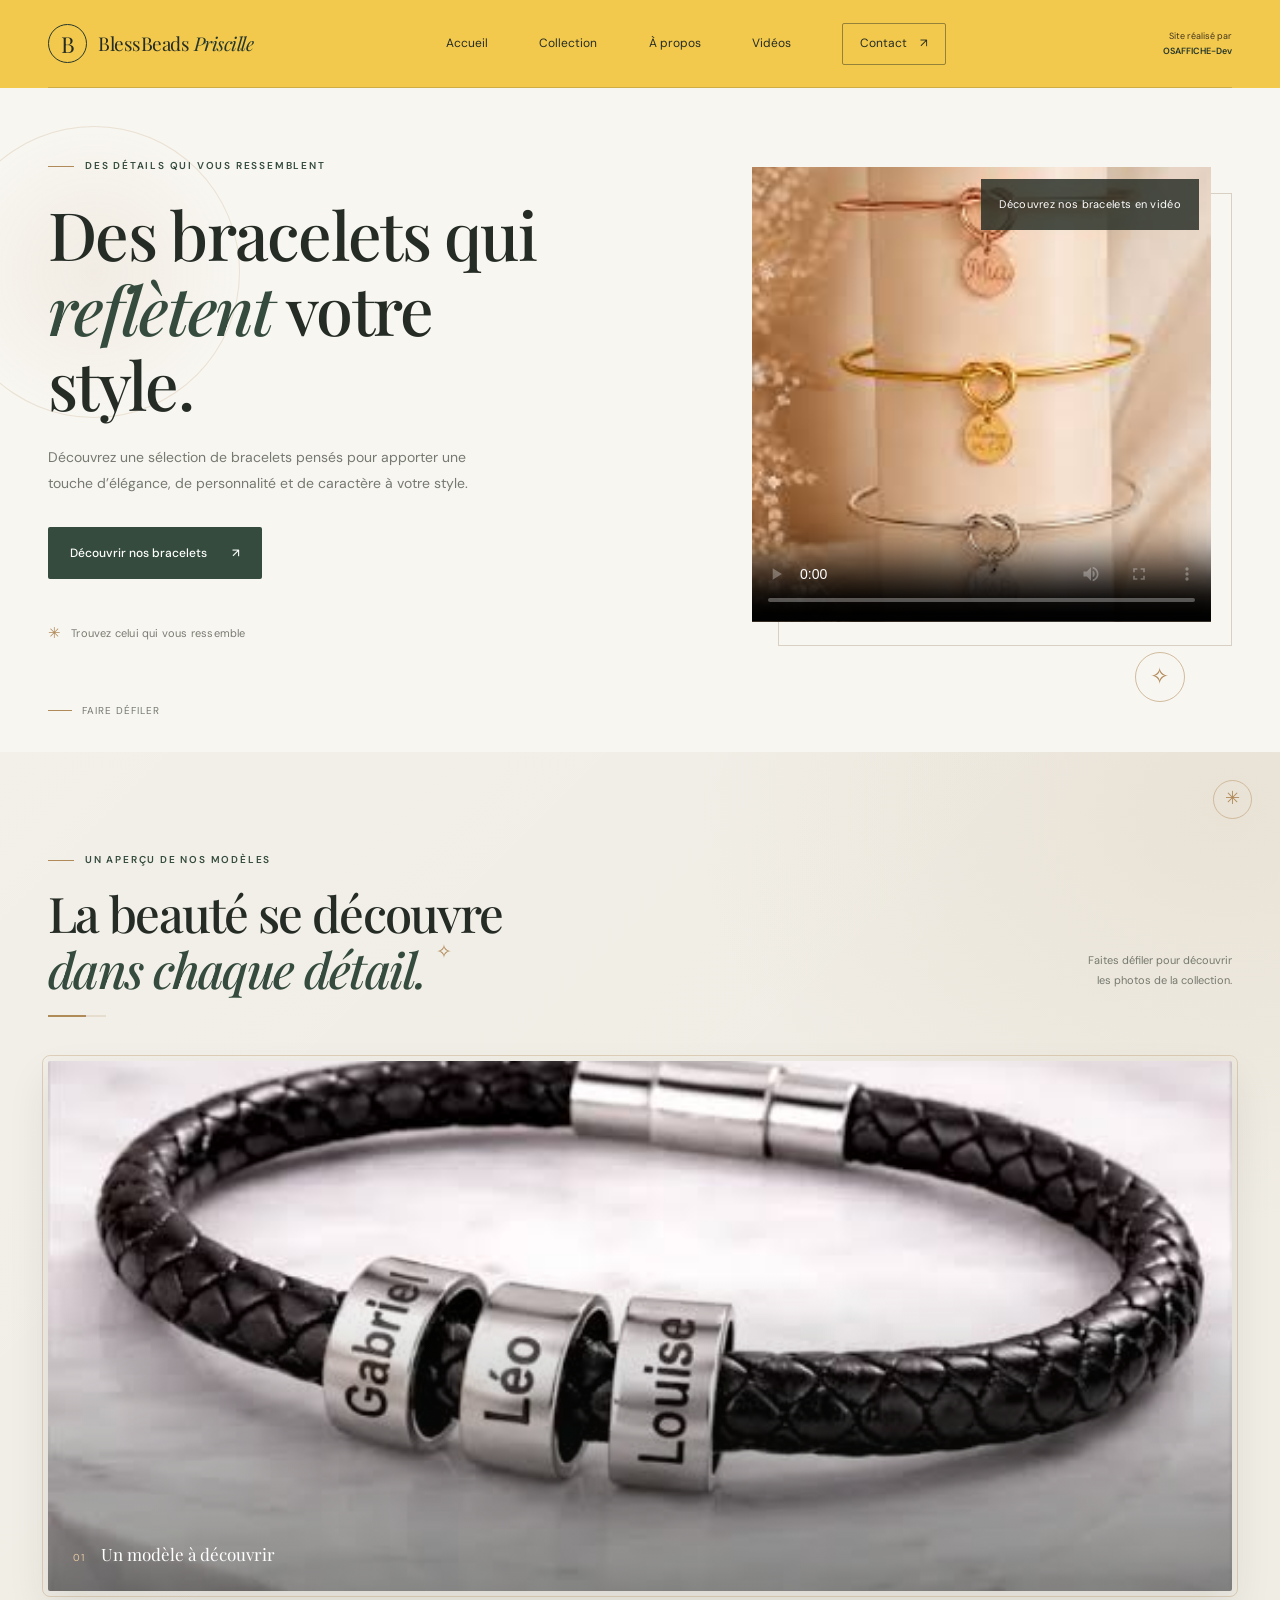
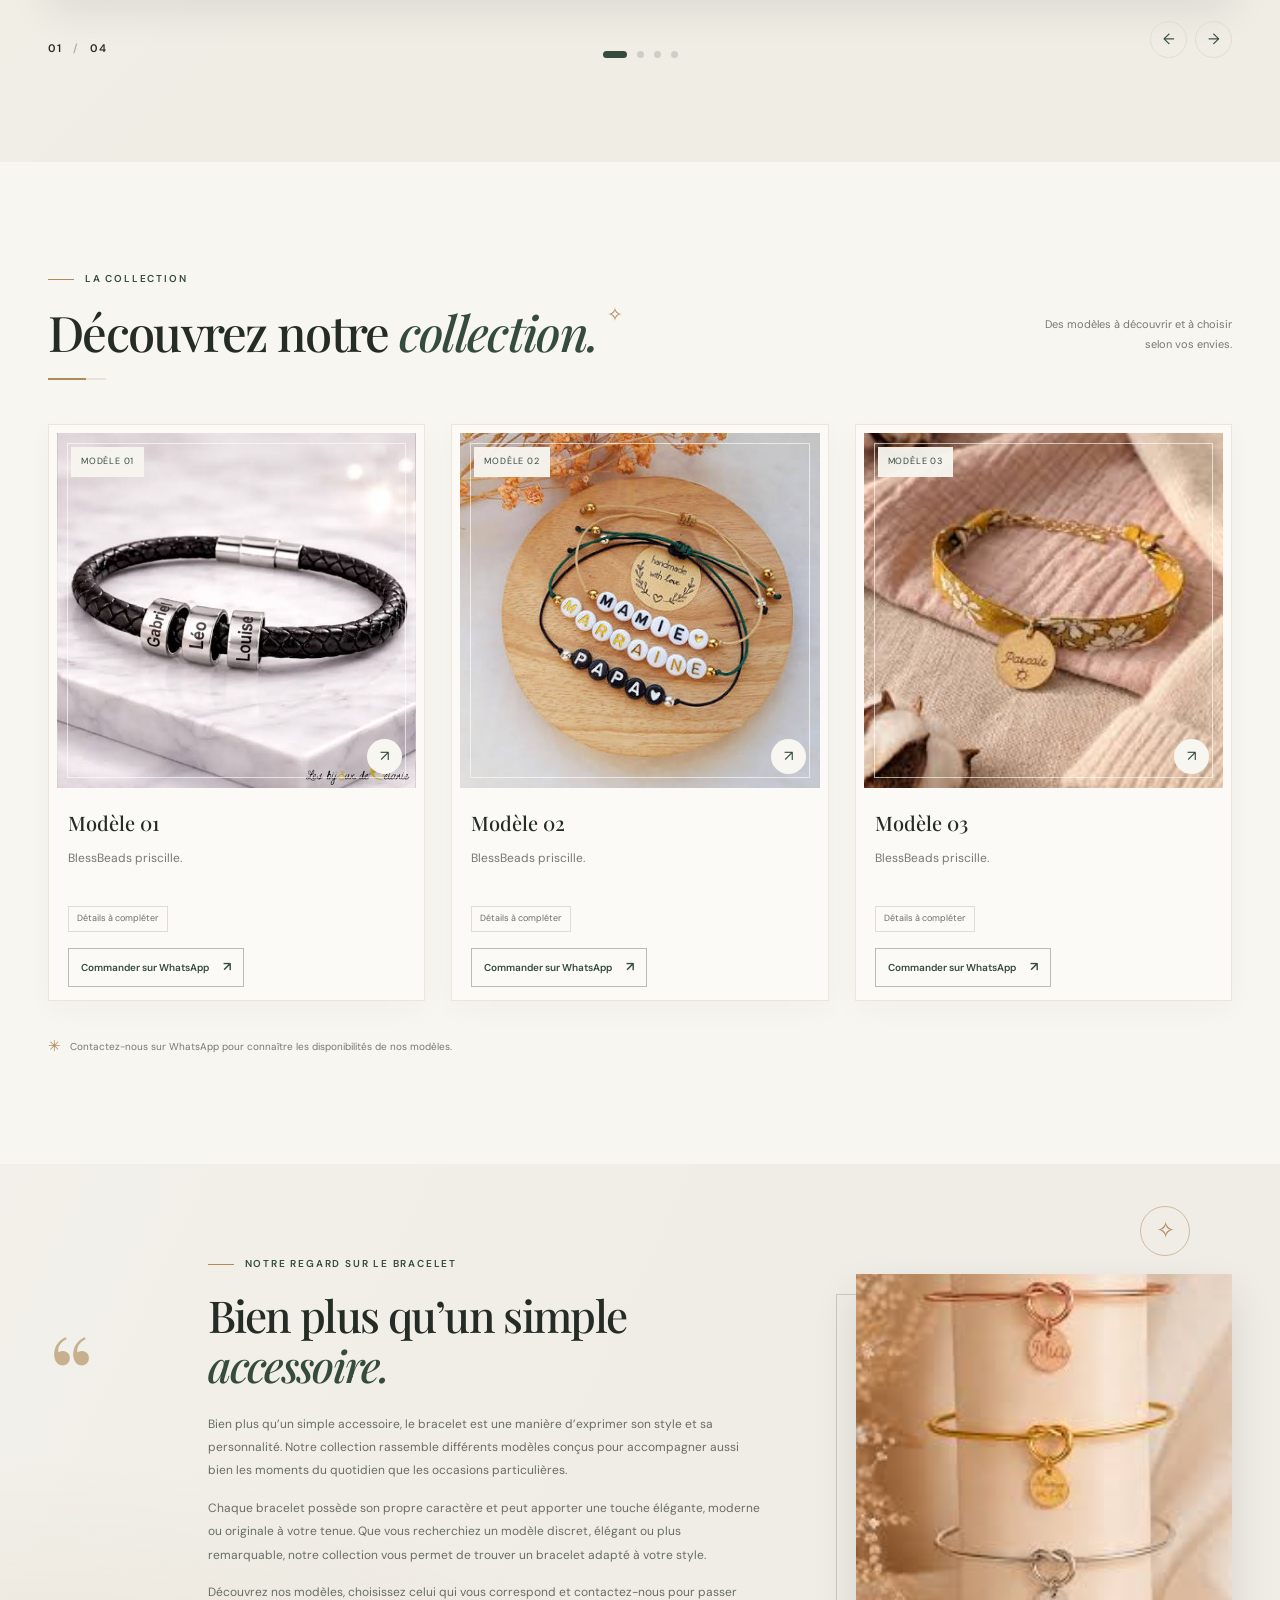
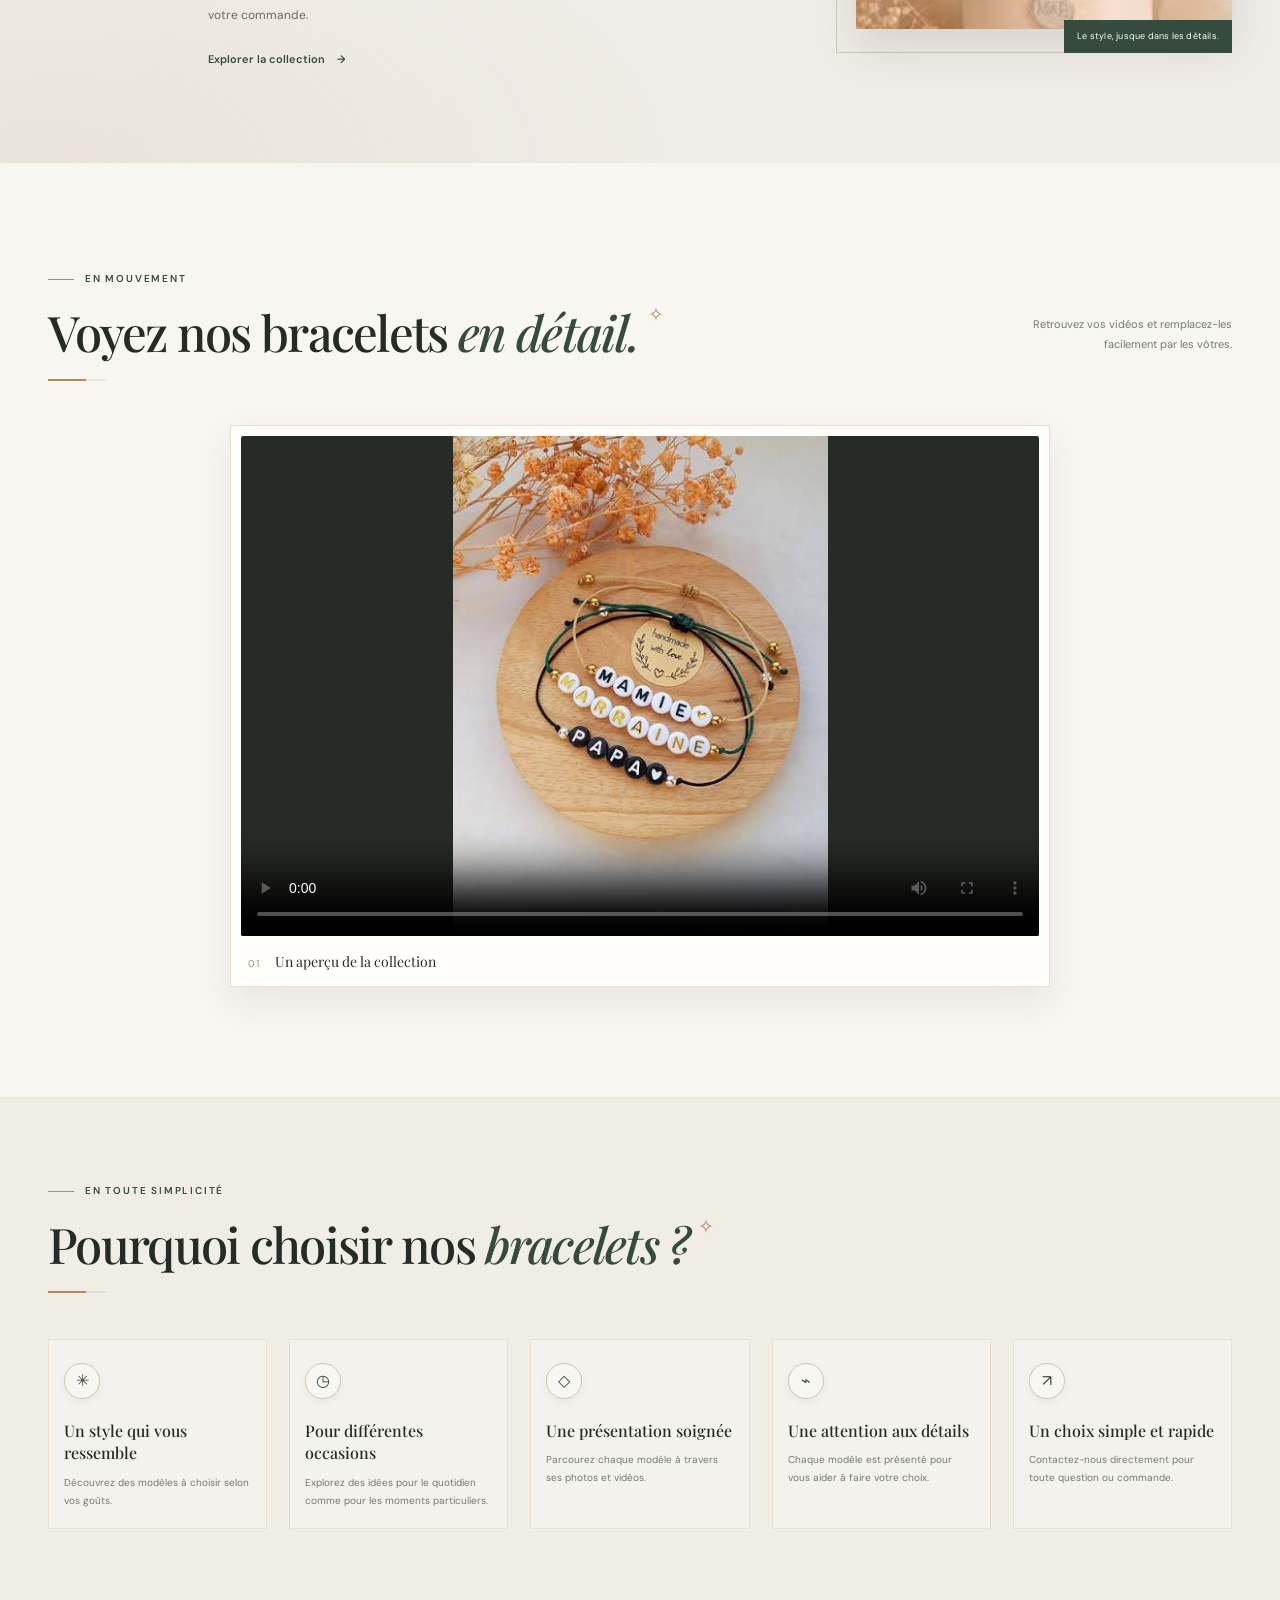
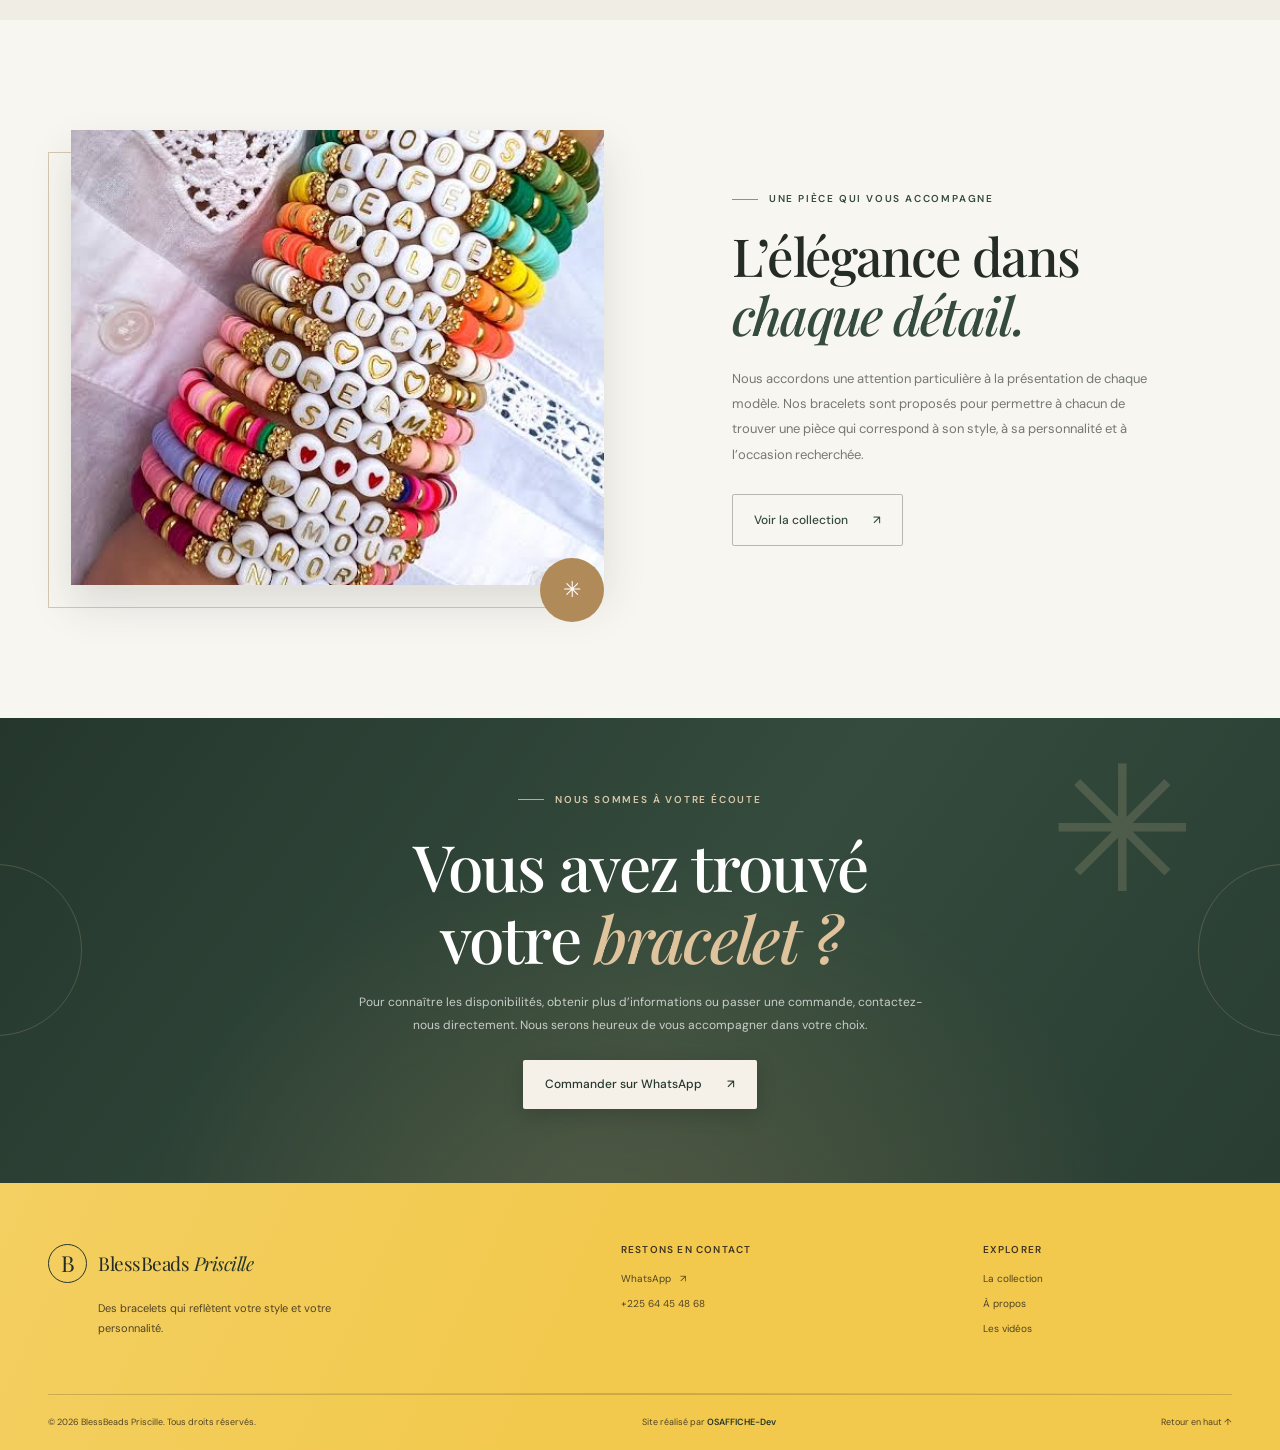
<file: projet-dev.html>
<!DOCTYPE html>
<html lang="fr">
<head>
  <meta charset="UTF-8">
  <meta name="viewport" content="width=device-width, initial-scale=1.0">
  <meta name="theme-color" content="#f2c94c">
  <meta name="description" content="Découvrez une collection de bracelets à personnaliser selon votre style.">
  <title>BlessBeads Priscille — Bracelets de caractère</title>
  <link rel="preconnect" href="https://fonts.googleapis.com">
  <link rel="preconnect" href="https://fonts.gstatic.com" crossorigin>
  <link href="https://fonts.googleapis.com/css2?family=DM+Sans:wght@400;500;600;700&family=Playfair+Display:wght@500;600;700&display=swap" rel="stylesheet">
  <style>
:root {
  color-scheme: light;
  --paper: #f8f6f1;
  --paper-deep: #f0ede5;
  --ink: #252c25;
  --muted: #75796f;
  --green: #344b3d;
  --green-deep: #25372d;
  --gold: #b18a59;
  --header-yellow: #f2c94c;
  --line: #dfddd4;
  --serif: "Playfair Display", Georgia, serif;
  --sans: "DM Sans", Arial, sans-serif;
  --page-width: 1240px;
}

* {
  box-sizing: border-box;
}

html {
  scroll-behavior: smooth;
  scroll-padding-top: 88px;
}

body {
  margin: 0;
  overflow-x: hidden;
  background: var(--paper);
  color: var(--ink);
  font-family: var(--sans);
  font-size: 15px;
  line-height: 1.7;
  -webkit-font-smoothing: antialiased;
}

body.menu-open {
  overflow: hidden;
}

img,
video {
  display: block;
  max-width: 100%;
}

img {
  width: 100%;
}

a {
  color: inherit;
  text-decoration: none;
}

button {
  font: inherit;
}

button,
a {
  -webkit-tap-highlight-color: transparent;
}

::selection {
  background: #ded5c4;
  color: var(--ink);
}

:focus-visible {
  outline: 2px solid var(--gold);
  outline-offset: 4px;
}

.skip-link {
  position: fixed;
  z-index: 100;
  top: 12px;
  left: 12px;
  padding: 10px 16px;
  transform: translateY(-160%);
  background: var(--ink);
  color: #fff;
}

.skip-link:focus {
  transform: translateY(0);
}

.section-shell,
.header-inner {
  width: min(var(--page-width), calc(100% - 96px));
  margin-inline: auto;
}

.site-header {
  position: relative;
  z-index: 20;
  background: var(--header-yellow);
}

.header-inner {
  display: flex;
  min-height: 88px;
  align-items: center;
  justify-content: space-between;
  border-bottom: 1px solid rgba(37, 44, 37, 0.18);
}

.brand {
  display: inline-flex;
  align-items: center;
  gap: 11px;
  flex-shrink: 0;
}

.brand-mark {
  display: grid;
  width: 39px;
  height: 39px;
  place-items: center;
  border: 1px solid var(--green-deep);
  border-radius: 50%;
  color: var(--ink);
  font-family: var(--serif);
  font-size: 22px;
  line-height: 1;
}

.brand-name {
  font-family: var(--serif);
  font-size: 19px;
  letter-spacing: -0.5px;
}

.brand-name span {
  color: var(--green-deep);
  font-style: italic;
}

.main-nav {
  display: flex;
  align-items: center;
  gap: clamp(24px, 4vw, 55px);
}

.main-nav a {
  color: var(--ink);
  font-size: 12px;
  transition: color 180ms ease;
}

.main-nav a:hover,
.footer-nav a:hover,
.footer-contact-link:hover {
  color: var(--green-deep);
}

.main-nav .nav-contact {
  display: inline-flex;
  min-height: 42px;
  align-items: center;
  gap: 13px;
  padding: 0 17px;
  border: 1px solid rgba(37, 44, 37, 0.45);
  border-radius: 2px;
  color: var(--ink);
}

.header-credit {
  margin: 0 0 0 24px;
  color: #42351f;
  font-size: 9px;
  line-height: 1.6;
  text-align: right;
}

.header-credit span,
.footer-credit span {
  color: var(--green-deep);
  font-weight: 600;
}

.header-credit span {
  display: block;
  color: var(--green-deep);
}

.menu-toggle {
  display: none;
}

.hero {
  position: relative;
  display: grid;
  min-height: 640px;
  grid-template-columns: 1fr 0.91fr;
  align-items: center;
  gap: clamp(45px, 8vw, 112px);
  padding-block: 70px 98px;
}

.hero-copy {
  max-width: 565px;
  padding-bottom: 8px;
}

.eyebrow {
  display: flex;
  align-items: center;
  gap: 11px;
  margin: 0 0 22px;
  color: var(--green);
  font-size: 10px;
  font-weight: 600;
  letter-spacing: 1.8px;
  line-height: 1.6;
  text-transform: uppercase;
}

.eyebrow-line {
  display: inline-block;
  width: 26px;
  height: 1px;
  flex: 0 0 auto;
  background: var(--gold);
}

h1,
h2,
h3,
p,
figure {
  margin-top: 0;
}

h1,
h2 {
  font-family: var(--serif);
  font-weight: 500;
  letter-spacing: -1.7px;
  line-height: 1.13;
}

h1 {
  max-width: 540px;
  margin-bottom: 22px;
  font-size: clamp(46px, 5.2vw, 70px);
}

h1 em,
h2 em {
  color: var(--green);
  font-weight: 500;
}

.hero-intro {
  max-width: 430px;
  margin-bottom: 30px;
  color: var(--muted);
  font-size: 14px;
  line-height: 1.9;
}

.button {
  display: inline-flex;
  min-height: 52px;
  align-items: center;
  justify-content: center;
  gap: 25px;
  padding: 0 21px;
  border: 1px solid transparent;
  border-radius: 2px;
  cursor: pointer;
  font-size: 12px;
  font-weight: 500;
  transition: transform 180ms ease, background-color 180ms ease, color 180ms ease, border-color 180ms ease;
}

.button:hover {
  transform: translateY(-2px);
}

.button-dark {
  background: var(--green);
  color: #fff;
}

.button-dark:hover {
  background: var(--green-deep);
}

.hero-note {
  display: flex;
  align-items: center;
  gap: 10px;
  margin-top: 42px;
  color: #797b71;
  font-size: 11px;
  letter-spacing: 0.2px;
}

.hero-note span {
  color: var(--gold);
  font-size: 15px;
}

.hero-visual {
  position: relative;
  width: min(100%, 480px);
  justify-self: end;
  padding: 0 21px 24px 0;
}

.hero-visual::before {
  position: absolute;
  z-index: 0;
  top: 26px;
  right: 0;
  bottom: 0;
  left: 26px;
  border: 1px solid #d8d0c3;
  content: "";
}

.hero-visual > img,
.hero-visual > video {
  position: relative;
  z-index: 1;
  width: 100%;
  height: 455px;
  object-fit: cover;
  object-position: center;
  animation: image-arrive 900ms ease both, image-breathe 8s ease-in-out 900ms infinite;
}

.hero-image-caption {
  position: absolute;
  z-index: 2;
  top: 12px;
  right: 33px;
  display: flex;
  min-height: 51px;
  align-items: center;
  padding: 0 18px;
  background: rgba(37, 44, 37, 0.82);
  color: #fff;
  font-size: 11px;
  letter-spacing: 0.3px;
}

.hero-stamp {
  position: absolute;
  z-index: 3;
  top: 27px;
  right: -22px;
  display: flex;
  width: 94px;
  height: 94px;
  flex-direction: column;
  align-items: center;
  justify-content: center;
  border: 1px solid rgba(177, 138, 89, 0.65);
  border-radius: 50%;
  background: var(--paper);
  color: var(--green);
  font-family: var(--serif);
  font-size: 11px;
  line-height: 1.45;
  transform: rotate(9deg);
}

.stamp-star {
  color: var(--gold);
  font-size: 14px;
}

.hero-scroll {
  position: absolute;
  bottom: 33px;
  left: 0;
  display: inline-flex;
  align-items: center;
  gap: 10px;
  color: var(--muted);
  font-size: 10px;
  letter-spacing: 1px;
  text-transform: uppercase;
}

.hero-scroll span {
  width: 24px;
  height: 1px;
  background: var(--gold);
}

.gallery-section {
  padding-block: 100px 104px;
  background: var(--paper-deep);
}

.section-heading {
  display: flex;
  align-items: end;
  justify-content: space-between;
  gap: 30px;
  margin-bottom: 44px;
}

.section-heading .eyebrow {
  margin-bottom: 17px;
}

h2 {
  margin-bottom: 0;
  font-size: clamp(34px, 4vw, 49px);
}

.heading-note {
  margin-bottom: 5px;
  color: var(--muted);
  font-size: 11px;
  line-height: 1.8;
  text-align: right;
}

.carousel {
  max-width: 100%;
}

.carousel-viewport {
  overflow: hidden;
  border-radius: 2px;
  touch-action: pan-y;
}

.carousel-track {
  display: flex;
  overflow-x: auto;
  overscroll-behavior-x: contain;
  scrollbar-width: none;
  scroll-snap-type: x mandatory;
  scroll-behavior: smooth;
}

.carousel-track::-webkit-scrollbar {
  display: none;
}

.carousel-slide {
  position: relative;
  min-width: 100%;
  height: clamp(290px, 44vw, 530px);
  margin: 0;
  overflow: hidden;
  scroll-snap-align: start;
}

.carousel-slide::after {
  position: absolute;
  inset: 40% 0 0;
  background: linear-gradient(transparent, rgba(20, 26, 21, 0.5));
  content: "";
  pointer-events: none;
}

.carousel-slide img {
  width: 100%;
  height: 100%;
  object-fit: cover;
  object-position: center 54%;
  transition: transform 700ms cubic-bezier(0.2, 0.65, 0.3, 1);
}

.carousel-slide:hover img {
  transform: scale(1.025);
}

.carousel-slide figcaption {
  position: absolute;
  z-index: 1;
  bottom: 22px;
  left: 25px;
  color: #fff;
  font-family: var(--serif);
  font-size: 17px;
}

.carousel-slide figcaption span,
.video-card figcaption span {
  margin-right: 12px;
  color: #e3c89f;
  font-family: var(--sans);
  font-size: 10px;
  letter-spacing: 1px;
}

.carousel-controls {
  display: grid;
  min-height: 67px;
  grid-template-columns: 1fr auto 1fr;
  align-items: end;
  padding-top: 17px;
}

.carousel-status {
  margin: 0;
  color: var(--ink);
  font-size: 11px;
  font-weight: 600;
  letter-spacing: 1px;
}

.status-divider {
  margin-inline: 7px;
  color: #b0aea5;
}

.carousel-dots {
  display: flex;
  align-items: center;
  gap: 10px;
}

.carousel-dot {
  width: 7px;
  height: 7px;
  padding: 0;
  border: 0;
  border-radius: 50%;
  background: #cfcdc5;
  cursor: pointer;
  transition: width 180ms ease, border-radius 180ms ease, background-color 180ms ease;
}

.carousel-dot.is-active {
  width: 24px;
  border-radius: 5px;
  background: var(--green);
}

.carousel-arrows {
  display: flex;
  justify-self: end;
  gap: 8px;
}

.carousel-arrow {
  display: grid;
  width: 37px;
  height: 37px;
  place-items: center;
  border: 1px solid var(--line);
  border-radius: 50%;
  background: transparent;
  color: var(--green);
  cursor: pointer;
  transition: background-color 180ms ease, color 180ms ease, border-color 180ms ease;
}

.carousel-arrow:hover {
  border-color: var(--green);
  background: var(--green);
  color: #fff;
}

.collection-section {
  padding-block: 109px 105px;
}

.product-grid {
  display: grid;
  grid-template-columns: repeat(3, minmax(0, 1fr));
  gap: 26px;
}

.product-card {
  min-width: 0;
}

.product-image {
  position: relative;
  display: block;
  height: 355px;
  overflow: hidden;
  background: var(--paper-deep);
}

.product-image img {
  height: 100%;
  object-fit: cover;
  transition: transform 650ms cubic-bezier(0.2, 0.65, 0.3, 1);
}

.product-image:hover img {
  transform: scale(1.055);
}

.product-index {
  position: absolute;
  top: 14px;
  left: 14px;
  padding: 7px 10px;
  background: rgba(248, 246, 241, 0.95);
  color: var(--green);
  font-size: 9px;
  letter-spacing: 0.8px;
  text-transform: uppercase;
}

.product-arrow {
  position: absolute;
  right: 14px;
  bottom: 14px;
  display: grid;
  width: 35px;
  height: 35px;
  place-items: center;
  border-radius: 50%;
  background: var(--paper);
  color: var(--green);
  transition: transform 180ms ease, background-color 180ms ease, color 180ms ease;
}

.product-image:hover .product-arrow {
  transform: rotate(45deg);
  background: var(--green);
  color: #fff;
}

.product-details {
  padding: 18px 1px 5px;
}

.product-title-row {
  display: flex;
  align-items: baseline;
  justify-content: space-between;
  gap: 12px;
}

.product-title-row h3 {
  margin-bottom: 8px;
  font-family: var(--serif);
  font-size: 20px;
  font-weight: 500;
}

.product-details > p {
  min-height: 45px;
  margin-bottom: 13px;
  color: var(--muted);
  font-size: 12px;
  line-height: 1.8;
}

.product-tags {
  display: flex;
  flex-wrap: wrap;
  gap: 7px;
  margin-bottom: 14px;
}

.product-tags span {
  padding: 4px 8px;
  border: 1px solid var(--line);
  color: #6b6f65;
  font-size: 9px;
}

.product-order-link {
  display: inline-flex;
  min-height: 39px;
  align-items: center;
  justify-content: space-between;
  gap: 14px;
  margin-top: 2px;
  padding: 0 12px;
  border: 1px solid rgba(52, 75, 61, 0.35);
  color: var(--green);
  font-size: 10px;
  font-weight: 600;
  transition: color 180ms ease, background-color 180ms ease, border-color 180ms ease;
}

.product-order-link:hover {
  border-color: var(--green);
  background: var(--green);
  color: #fff;
}

.product-order-link span {
  font-size: 13px;
}

.text-link {
  display: inline-flex;
  align-items: center;
  gap: 12px;
  color: var(--green);
  font-size: 11px;
  font-weight: 600;
}

.text-link span {
  transition: transform 180ms ease;
}

.text-link:hover span {
  transform: translateX(4px);
}

.collection-footnote {
  display: flex;
  align-items: center;
  gap: 9px;
  margin: 33px 0 0;
  color: var(--muted);
  font-size: 10px;
}

.collection-footnote span {
  color: var(--gold);
  font-size: 15px;
}

.story-section {
  padding-block: 92px;
  background: #f0ede6;
}

.story-inner {
  display: grid;
  grid-template-columns: 0.18fr 1.2fr 0.86fr;
  align-items: center;
  gap: clamp(32px, 6vw, 77px);
}

.story-mark {
  align-self: start;
  margin-top: 60px;
  color: #c6b08e;
  font-family: var(--serif);
  font-size: 112px;
  line-height: 1;
}

.story-copy .eyebrow {
  margin-bottom: 18px;
}

.story-copy h2 {
  margin-bottom: 23px;
  font-size: clamp(34px, 3.5vw, 44px);
}

.story-copy > p:not(.eyebrow) {
  margin-bottom: 14px;
  color: #686d64;
  font-size: 12px;
  line-height: 1.95;
}

.story-copy .text-link {
  margin-top: 8px;
}

.story-aside {
  position: relative;
  padding: 0 0 24px 20px;
}

.story-aside::before {
  position: absolute;
  top: 20px;
  right: 20px;
  bottom: 0;
  left: 0;
  border: 1px solid #cfc8bc;
  content: "";
}

.story-aside img {
  position: relative;
  height: 355px;
  object-fit: cover;
}

.aside-note {
  position: absolute;
  right: 0;
  bottom: 0;
  padding: 9px 13px;
  background: var(--green);
  color: #fff;
  font-size: 9px;
  letter-spacing: 0.2px;
}

.video-section {
  padding-block: 108px 110px;
}

.video-grid {
  display: grid;
  max-width: 900px;
  grid-template-columns: minmax(0, 1fr);
  gap: 34px;
  margin-inline: auto;
}

.video-card {
  min-width: 0;
  margin-bottom: 0;
}

.video-card video {
  width: 100%;
  height: clamp(260px, 52vw, 500px);
  border-radius: 3px;
  background: #272b26;
  object-fit: contain;
}

.video-card figcaption {
  padding-top: 13px;
  color: var(--ink);
  font-family: var(--serif);
  font-size: 14px;
}

.video-card figcaption span {
  color: var(--gold);
}

.benefits-section {
  padding-block: 86px 91px;
  background: var(--paper-deep);
}

.benefits-section .section-heading {
  margin-bottom: 46px;
}

.benefits-grid {
  display: grid;
  grid-template-columns: repeat(5, minmax(0, 1fr));
  gap: 22px;
}

.benefit {
  min-width: 0;
  padding-top: 20px;
  border-top: 1px solid #d6d3ca;
}

.benefit-icon {
  display: grid;
  width: 36px;
  height: 36px;
  margin-bottom: 21px;
  place-items: center;
  border: 1px solid #d3c5ad;
  border-radius: 50%;
  color: var(--green);
  font-size: 16px;
}

.benefit h3 {
  margin-bottom: 9px;
  font-family: var(--serif);
  font-size: 16px;
  font-weight: 500;
  line-height: 1.4;
}

.benefit p {
  margin-bottom: 0;
  color: var(--muted);
  font-size: 10px;
  line-height: 1.8;
}

.feature-section {
  display: grid;
  grid-template-columns: 1fr 0.9fr;
  align-items: center;
  gap: clamp(44px, 10vw, 128px);
  padding-block: 110px;
}

.feature-photo {
  position: relative;
  min-width: 0;
  padding: 0 0 23px 23px;
}

.feature-photo::before {
  position: absolute;
  top: 22px;
  right: 22px;
  bottom: 0;
  left: 0;
  border: 1px solid #d5c8b2;
  content: "";
}

.feature-photo img {
  position: relative;
  height: 455px;
  object-fit: cover;
}

.feature-image-mark {
  position: absolute;
  right: 0;
  bottom: -14px;
  display: grid;
  width: 64px;
  height: 64px;
  place-items: center;
  border-radius: 50%;
  background: var(--gold);
  color: #fff;
  font-size: 22px;
}

.feature-copy .eyebrow {
  margin-bottom: 19px;
}

.feature-copy h2 {
  margin-bottom: 21px;
  font-size: clamp(38px, 4.1vw, 53px);
}

.feature-copy > p:not(.eyebrow) {
  max-width: 430px;
  margin-bottom: 27px;
  color: var(--muted);
  font-size: 13px;
  line-height: 1.95;
}

.button-outline {
  border-color: #b8b8ae;
  color: var(--green);
}

.button-outline:hover {
  border-color: var(--green);
  background: var(--green);
  color: #fff;
}

.contact-section {
  overflow: hidden;
  background: var(--green);
  color: #fff;
}

.contact-inner {
  position: relative;
  display: flex;
  min-height: 450px;
  flex-direction: column;
  align-items: center;
  justify-content: center;
  padding-block: 74px;
  text-align: center;
}

.contact-inner .eyebrow {
  color: #d9c8aa;
}

.contact-inner .eyebrow-line {
  background: #c8a77b;
}

.contact-inner h2 {
  margin-bottom: 17px;
  font-size: clamp(43px, 5.5vw, 64px);
}

.contact-inner h2 em {
  color: #dfc39c;
}

.contact-inner > p:not(.eyebrow) {
  max-width: 570px;
  margin-bottom: 23px;
  color: rgba(255, 255, 255, 0.72);
  font-size: 12px;
  line-height: 1.9;
}

.button-light {
  min-height: 49px;
  background: #f6f1e8;
  color: var(--green-deep);
}

.button-light:hover {
  background: #fff;
}

.contact-note {
  margin-top: 12px;
  color: rgba(255, 255, 255, 0.55);
  font-size: 9px;
}

.contact-decoration {
  position: absolute;
  top: 26px;
  right: 3%;
  color: rgba(221, 197, 162, 0.18);
  font-size: 175px;
  line-height: 1;
}

.site-footer {
  background: var(--header-yellow);
  color: var(--ink);
}

.footer-main {
  display: grid;
  grid-template-columns: 1.35fr 0.8fr 0.65fr;
  gap: 55px;
  padding-block: 61px 49px;
}

.brand-footer .brand-name,
.brand-footer .brand-mark {
  color: var(--ink);
}

.brand-footer .brand-name span {
  color: var(--green-deep);
}

.brand-footer .brand-mark {
  border-color: var(--green-deep);
}

.footer-brand > p {
  max-width: 275px;
  margin: 16px 0 0 50px;
  color: #514326;
  font-size: 11px;
  line-height: 1.8;
}

.footer-main h2 {
  margin-bottom: 15px;
  color: #42351f;
  font-family: var(--sans);
  font-size: 10px;
  font-weight: 600;
  letter-spacing: 1.2px;
  text-transform: uppercase;
}

.footer-contact,
.footer-nav {
  display: flex;
  flex-direction: column;
  align-items: flex-start;
}

.footer-contact-link,
.footer-nav > a {
  margin-bottom: 8px;
  color: #514326;
  font-size: 10px;
  transition: color 180ms ease;
}

.footer-contact-link[data-whatsapp] {
  display: inline-flex;
  gap: 9px;
}

.social-links {
  display: flex;
  flex-wrap: wrap;
  gap: 14px;
  margin-top: 9px;
}

.social-links:empty {
  display: none;
}

.social-links a {
  color: var(--green-deep);
  font-size: 10px;
}

.social-links a:hover {
  color: var(--ink);
}

.footer-bottom {
  display: flex;
  min-height: 56px;
  align-items: center;
  justify-content: space-between;
  gap: 15px;
  border-top: 1px solid rgba(37, 44, 37, 0.2);
  color: #514326;
  font-size: 9px;
}

.footer-bottom p {
  margin: 0;
}

.footer-credit {
  color: #514326;
}

.footer-bottom a {
  transition: color 180ms ease;
}

.footer-bottom a:hover {
  color: var(--green-deep);
}

.reveal {
  opacity: 0;
  transform: translateY(20px);
  transition: opacity 650ms ease, transform 650ms cubic-bezier(0.2, 0.7, 0.2, 1);
}

.reveal.is-visible {
  opacity: 1;
  transform: translateY(0);
}

.product-card:nth-child(2),
.benefit:nth-child(2),
.benefit:nth-child(4) {
  transition-delay: 90ms;
}

.product-card:nth-child(3),
.benefit:nth-child(3),
.benefit:nth-child(5) {
  transition-delay: 170ms;
}

@keyframes image-arrive {
  from {
    clip-path: inset(0 0 100%);
  }
  to {
    clip-path: inset(0);
  }
}

@keyframes image-breathe {
  0%,
  100% {
    transform: translateY(0);
  }
  50% {
    transform: translateY(-7px);
  }
}

@media (min-width: 1440px) {
  .hero {
    min-height: 720px;
  }

  .hero-visual > img,
  .hero-visual > video {
    height: 510px;
  }
}

@media (max-width: 1024px) {
  .section-shell,
  .header-inner {
    width: min(var(--page-width), calc(100% - 64px));
  }

  .hero {
    min-height: 590px;
    gap: 46px;
  }

  .hero-visual > img,
  .hero-visual > video {
    height: 410px;
  }

  .product-image {
    height: 300px;
  }

  .story-inner {
    grid-template-columns: 0.1fr 1.1fr 0.8fr;
    gap: 36px;
  }

  .story-mark {
    font-size: 80px;
  }

  .benefits-grid {
    grid-template-columns: repeat(3, minmax(0, 1fr));
    row-gap: 30px;
  }

  .feature-section {
    gap: 60px;
  }
}

@media (max-width: 760px) {
  html {
    scroll-padding-top: 72px;
  }

  .section-shell,
  .header-inner {
    width: calc(100% - 40px);
  }

  .header-inner {
    min-height: 72px;
  }

  .brand-mark {
    width: 35px;
    height: 35px;
    font-size: 20px;
  }

  .brand-name {
    font-size: 17px;
  }

  .menu-toggle {
    order: 3;
    position: relative;
    z-index: 22;
    display: flex;
    width: 42px;
    height: 42px;
    flex-direction: column;
    align-items: center;
    justify-content: center;
    gap: 6px;
    border: 1px solid rgba(37, 44, 37, 0.35);
    border-radius: 50%;
    background: transparent;
    cursor: pointer;
  }

  .menu-toggle span {
    width: 16px;
    height: 1px;
    background: var(--ink);
    transition: transform 180ms ease;
  }

  .menu-toggle[aria-expanded="true"] span:first-child {
    transform: translateY(3.5px) rotate(45deg);
  }

  .menu-toggle[aria-expanded="true"] span:last-child {
    transform: translateY(-3.5px) rotate(-45deg);
  }

  .main-nav {
    order: 1;
    position: fixed;
    z-index: 21;
    inset: 0;
    display: flex;
    flex-direction: column;
    align-items: center;
    justify-content: center;
    gap: 24px;
    background: var(--header-yellow);
    opacity: 0;
    pointer-events: none;
    transform: translateY(-8px);
    transition: opacity 180ms ease, transform 180ms ease;
  }

  .main-nav.is-open {
    opacity: 1;
    pointer-events: auto;
    transform: translateY(0);
  }

  .main-nav a {
    color: var(--ink);
    font-family: var(--serif);
    font-size: 24px;
  }

  .main-nav .nav-contact {
    min-height: 47px;
    padding-inline: 18px;
    font-family: var(--sans);
    font-size: 13px;
  }

  .header-credit {
    order: 2;
    margin: 0 12px 0 auto;
    font-size: 8px;
    text-align: right;
  }

  .hero {
    min-height: 0;
    grid-template-columns: 1fr;
    gap: 39px;
    padding-top: 57px;
    padding-bottom: 80px;
  }

  .hero-copy {
    padding: 0;
  }

  .eyebrow {
    margin-bottom: 18px;
    font-size: 9px;
    letter-spacing: 1.4px;
  }

  h1 {
    max-width: 500px;
    font-size: clamp(45px, 10.5vw, 64px);
  }

  .hero-intro {
    max-width: 440px;
    font-size: 13px;
  }

  .hero-note {
    margin-top: 25px;
  }

  .hero-visual {
    width: calc(100% - 13px);
    justify-self: start;
    margin-left: 13px;
  }

  .hero-visual > img,
  .hero-visual > video {
    height: clamp(330px, 96vw, 480px);
  }

  .hero-stamp {
    right: -10px;
    width: 79px;
    height: 79px;
    font-size: 9px;
  }

  .hero-scroll {
    bottom: 26px;
  }

  .gallery-section,
  .collection-section,
  .video-section {
    padding-block: 74px;
  }

  .section-heading {
    align-items: flex-start;
    flex-direction: column;
    gap: 13px;
    margin-bottom: 29px;
  }

  .section-heading .eyebrow {
    margin-bottom: 14px;
  }

  h2 {
    font-size: clamp(34px, 8vw, 44px);
  }

  .heading-note {
    margin-bottom: 0;
    text-align: left;
  }

  .carousel-slide {
    height: clamp(300px, 85vw, 460px);
  }

  .carousel-slide img {
    object-position: center;
  }

  .carousel-slide figcaption {
    bottom: 17px;
    left: 16px;
    font-size: 15px;
  }

  .carousel-controls {
    min-height: 62px;
  }

  .carousel-dots {
    gap: 7px;
  }

  .product-grid {
    grid-template-columns: repeat(2, minmax(0, 1fr));
    gap: 27px 15px;
  }

  .product-image {
    height: clamp(185px, 54vw, 300px);
  }

  .product-title-row {
    align-items: flex-start;
    flex-direction: column;
    gap: 0;
  }

  .product-title-row h3 {
    margin-bottom: 3px;
    font-size: 18px;
  }

  .product-details > p {
    min-height: 0;
    margin-top: 10px;
    font-size: 11px;
  }

  .product-index {
    top: 8px;
    left: 8px;
    padding: 6px 7px;
    font-size: 8px;
  }

  .product-arrow {
    right: 8px;
    bottom: 8px;
    width: 30px;
    height: 30px;
  }

  .collection-footnote {
    align-items: flex-start;
    margin-top: 25px;
    line-height: 1.7;
  }

  .story-section {
    padding-block: 72px;
  }

  .story-inner {
    grid-template-columns: 1fr;
    gap: 24px;
  }

  .story-mark {
    height: 44px;
    margin: 0;
    font-size: 78px;
  }

  .story-copy h2 {
    font-size: clamp(34px, 8vw, 43px);
  }

  .story-aside {
    width: min(100%, 440px);
    justify-self: center;
    margin-top: 10px;
  }

  .story-aside img {
    height: 310px;
  }

  .video-grid {
    grid-template-columns: 1fr;
    gap: 24px;
  }

  .video-card video {
    height: clamp(230px, 66vw, 370px);
  }

  .benefits-section {
    padding-block: 73px 78px;
  }

  .benefits-section .section-heading {
    margin-bottom: 33px;
  }

  .benefits-grid {
    grid-template-columns: repeat(2, minmax(0, 1fr));
    gap: 24px 16px;
  }

  .benefit {
    padding-top: 15px;
  }

  .benefit-icon {
    width: 32px;
    height: 32px;
    margin-bottom: 13px;
  }

  .benefit h3 {
    font-size: 15px;
  }

  .feature-section {
    grid-template-columns: 1fr;
    gap: 40px;
    padding-block: 76px;
  }

  .feature-photo img {
    height: clamp(300px, 85vw, 430px);
  }

  .feature-copy {
    padding-left: 3px;
  }

  .feature-copy h2 {
    font-size: clamp(38px, 9vw, 48px);
  }

  .contact-inner {
    min-height: 410px;
    padding-block: 67px;
  }

  .contact-inner h2 {
    font-size: clamp(43px, 11vw, 57px);
  }

  .contact-inner > p:not(.eyebrow) {
    font-size: 11px;
  }

  .contact-decoration {
    top: 12px;
    right: -36px;
    font-size: 120px;
  }

  .footer-main {
    grid-template-columns: 1fr 1fr;
    gap: 34px 20px;
    padding-block: 47px 35px;
  }

  .footer-brand {
    grid-column: 1 / -1;
  }

  .footer-brand > p {
    margin-top: 13px;
  }

  .footer-bottom {
    min-height: 64px;
    flex-wrap: wrap;
    justify-content: center;
    gap: 5px 12px;
    padding-block: 12px;
    font-size: 8px;
    text-align: center;
  }
}

@media (max-width: 380px) {
  .section-shell,
  .header-inner {
    width: calc(100% - 32px);
  }

  h1 {
    font-size: 43px;
  }

  .product-grid {
    grid-template-columns: 1fr;
  }

  .product-image {
    height: 350px;
  }

  .product-title-row {
    flex-direction: row;
    align-items: baseline;
  }

  .carousel-status {
    font-size: 10px;
  }

  .carousel-dots {
    gap: 5px;
  }

  .carousel-dot {
    width: 6px;
    height: 6px;
  }

  .carousel-dot.is-active {
    width: 18px;
  }
}

@media (prefers-reduced-motion: reduce) {
  *,
  *::before,
  *::after {
    scroll-behavior: auto !important;
    animation-duration: 0.01ms !important;
    animation-iteration-count: 1 !important;
    transition-duration: 0.01ms !important;
  }

  .reveal {
    opacity: 1;
    transform: none;
  }
}

.hero {
  isolation: isolate;
}

.hero::before {
  position: absolute;
  z-index: -1;
  top: 38px;
  left: -100px;
  width: 290px;
  height: 290px;
  border: 1px solid rgba(177, 138, 89, 0.2);
  border-radius: 50%;
  background: radial-gradient(circle, rgba(177, 138, 89, 0.09), transparent 69%);
  content: "";
  pointer-events: none;
}

.hero::after {
  position: absolute;
  z-index: -1;
  right: 4%;
  bottom: 50px;
  width: 48px;
  height: 48px;
  border: 1px solid rgba(177, 138, 89, 0.55);
  border-radius: 50%;
  content: "✧";
  color: var(--gold);
  font-size: 23px;
  line-height: 46px;
  text-align: center;
  animation: ornament-turn 18s linear infinite;
}

.section-heading {
  position: relative;
  padding-bottom: 21px;
}

.section-heading::after {
  position: absolute;
  bottom: 0;
  left: 0;
  width: 58px;
  height: 2px;
  background: linear-gradient(90deg, var(--gold) 0 38px, rgba(177, 138, 89, 0.18) 38px);
  content: "";
}

.section-heading h2::after {
  display: inline-block;
  margin-left: 9px;
  color: var(--gold);
  content: "✧";
  font-family: var(--sans);
  font-size: 0.39em;
  font-weight: 400;
  vertical-align: top;
}

.gallery-section {
  position: relative;
  overflow: hidden;
  background-image: radial-gradient(ellipse at 96% 6%, rgba(177, 138, 89, 0.11), transparent 31%), linear-gradient(135deg, rgba(255, 255, 255, 0.16), transparent 55%);
}

.gallery-section::after {
  position: absolute;
  top: 28px;
  right: max(28px, calc((100vw - var(--page-width)) / 2));
  width: 37px;
  height: 37px;
  border: 1px solid rgba(177, 138, 89, 0.45);
  border-radius: 50%;
  content: "✳";
  color: var(--gold);
  font-size: 18px;
  line-height: 35px;
  text-align: center;
}

.carousel-viewport {
  outline: 1px solid rgba(177, 138, 89, 0.32);
  outline-offset: 5px;
  box-shadow: 0 18px 42px rgba(37, 44, 37, 0.1);
}

.product-card {
  padding: 8px;
  border: 1px solid rgba(177, 138, 89, 0.19);
  background: rgba(255, 255, 255, 0.43);
  box-shadow: 0 8px 26px rgba(37, 44, 37, 0.035);
  transition: transform 250ms ease, box-shadow 250ms ease, border-color 250ms ease;
}

.product-card:hover {
  transform: translateY(-6px);
  border-color: rgba(177, 138, 89, 0.58);
  box-shadow: 0 17px 35px rgba(37, 44, 37, 0.1);
}

.product-image::after {
  position: absolute;
  inset: 10px;
  border: 1px solid rgba(255, 255, 255, 0.62);
  content: "";
  pointer-events: none;
}

.product-details {
  padding-inline: 11px;
}

.story-section {
  position: relative;
  overflow: hidden;
  background-image: radial-gradient(ellipse at 3% 100%, rgba(177, 138, 89, 0.12), transparent 36%), linear-gradient(115deg, rgba(255, 255, 255, 0.19), transparent 52%);
}

.story-section::after {
  position: absolute;
  top: 42px;
  right: 7%;
  width: 48px;
  height: 48px;
  border: 1px solid rgba(177, 138, 89, 0.5);
  border-radius: 50%;
  content: "✧";
  color: var(--gold);
  font-size: 23px;
  line-height: 46px;
  text-align: center;
}

.story-aside img,
.feature-photo img {
  box-shadow: 0 20px 40px rgba(37, 44, 37, 0.13);
}

.video-card {
  padding: 10px;
  border: 1px solid rgba(177, 138, 89, 0.27);
  background: #fffefa;
  box-shadow: 0 14px 34px rgba(37, 44, 37, 0.08);
}

.video-card video {
  border-radius: 2px;
}

.video-card figcaption {
  padding: 14px 7px 3px;
}

.benefit {
  position: relative;
  padding: 23px 15px 18px;
  border: 1px solid rgba(177, 138, 89, 0.17);
  background: rgba(255, 255, 255, 0.28);
  transition: transform 220ms ease, border-color 220ms ease, background-color 220ms ease;
}

.benefit:hover {
  transform: translateY(-4px);
  border-color: rgba(177, 138, 89, 0.55);
  background: rgba(255, 255, 255, 0.66);
}

.benefit-icon {
  background: #f8f6f1;
  box-shadow: 0 3px 9px rgba(37, 44, 37, 0.06);
}

.contact-section {
  position: relative;
  background-image: radial-gradient(ellipse at 50% 120%, rgba(177, 138, 89, 0.25), transparent 55%), linear-gradient(125deg, #25372d, #344b3d 55%, #293d32);
}

.contact-section::before,
.contact-section::after {
  position: absolute;
  top: 50%;
  width: 170px;
  height: 170px;
  border: 1px solid rgba(220, 195, 157, 0.21);
  border-radius: 50%;
  content: "";
  transform: translateY(-50%);
}

.contact-section::before {
  left: -90px;
}

.contact-section::after {
  right: -90px;
}

.contact-inner .button-light {
  box-shadow: 0 6px 20px rgba(10, 18, 13, 0.18);
}

.site-footer {
  position: relative;
  background-image: linear-gradient(115deg, rgba(255, 255, 255, 0.12), transparent 48%);
}

.footer-main {
  position: relative;
}

.footer-main::after {
  position: absolute;
  right: 0;
  bottom: 0;
  left: 0;
  height: 1px;
  background: linear-gradient(90deg, transparent, rgba(37, 44, 37, 0.2), transparent);
  content: "";
}

@keyframes ornament-turn {
  to {
    transform: rotate(360deg);
  }
}

@media (max-width: 760px) {
  .hero::before {
    top: 28px;
    left: -150px;
    width: 230px;
    height: 230px;
  }

  .hero::after {
    right: 5px;
    bottom: 35px;
    width: 38px;
    height: 38px;
    font-size: 19px;
    line-height: 36px;
  }

  .gallery-section::after {
    top: 17px;
    right: 20px;
    width: 29px;
    height: 29px;
    font-size: 15px;
    line-height: 27px;
  }

  .section-heading {
    padding-bottom: 17px;
  }

  .story-section::after {
    top: 23px;
    right: 20px;
    width: 37px;
    height: 37px;
    font-size: 18px;
    line-height: 35px;
  }

  .product-card {
    padding: 6px;
  }

  .product-details {
    padding-inline: 7px;
  }

  .benefit {
    padding: 16px 11px 14px;
  }

  .contact-section::before,
  .contact-section::after {
    width: 110px;
    height: 110px;
  }

  .contact-section::before {
    left: -78px;
  }

  .contact-section::after {
    right: -78px;
  }
}

@media (prefers-reduced-motion: reduce) {
  .hero::after {
    animation: none;
  }

  .product-card:hover,
  .benefit:hover {
    transform: none;
  }
}
  </style>
</head>
<body>
  <a class="skip-link" href="#main-content">Aller au contenu</a>

  <header class="site-header" id="accueil">
    <div class="header-inner">
      <a class="brand" href="#accueil" aria-label="BlessBeads Priscille — accueil">
        <span class="brand-mark" aria-hidden="true">B</span>
        <span class="brand-name">BlessBeads <span>Priscille</span></span>
      </a>

      <button class="menu-toggle" type="button" aria-expanded="false" aria-controls="primary-navigation" aria-label="Ouvrir le menu">
        <span></span><span></span>
      </button>

      <nav class="main-nav" id="primary-navigation" aria-label="Navigation principale">
        <a href="#accueil">Accueil</a>
        <a href="#collection">Collection</a>
        <a href="#apropos">À propos</a>
        <a href="#videos">Vidéos</a>
        <a class="nav-contact" href="#contact">Contact <span aria-hidden="true">↗</span></a>
      </nav>
      <p class="header-credit">Site réalisé par <span>OSAFFICHE-Dev</span></p>
    </div>
  </header>

  <main id="main-content">
    <section class="hero section-shell" aria-labelledby="hero-title">
      <div class="hero-copy reveal">
        <p class="eyebrow"><span class="eyebrow-line"></span> Des détails qui vous ressemblent</p>
        <h1 id="hero-title">Des bracelets qui <em>reflètent</em> votre style.</h1>
        <p class="hero-intro">Découvrez une sélection de bracelets pensés pour apporter une touche d’élégance, de personnalité et de caractère à votre style.</p>
        <a class="button button-dark" href="#collection">Découvrir nos bracelets <span aria-hidden="true">↗</span></a>
        <div class="hero-note"><span aria-hidden="true">✳</span> Trouvez celui qui vous ressemble</div>
      </div>
      <div class="hero-visual reveal">

        <video class="hero-video" controls playsinline preload="metadata" poster="images/images%20(10).jfif" aria-label="Vidéo de présentation de bracelets">
          <source src="images/WhatsApp%20Video%202026-10-23%20at%2013.34.52.mp4" type="video/mp4">
          Votre navigateur ne prend pas en charge la lecture vidéo.
        </video>
        <div class="hero-image-caption"><span>Découvrez nos bracelets en vidéo</span></div>
      </div>
      <a class="hero-scroll" href="#galerie"><span></span> Faire défiler</a>
    </section>

    <section class="gallery-section" id="galerie" aria-labelledby="gallery-title">
      <div class="section-shell">
        <div class="section-heading reveal">
          <div>
            <p class="eyebrow"><span class="eyebrow-line"></span> Un aperçu de nos modèles</p>
            <h2 id="gallery-title">La beauté se découvre<br><em>dans chaque détail.</em></h2>
          </div>
          <p class="heading-note">Faites défiler pour découvrir<br>les photos de la collection.</p>
        </div>

        <div class="carousel reveal" aria-roledescription="carrousel" aria-label="Galerie de bracelets">
          <div class="carousel-viewport">
            <div class="carousel-track">

              <figure class="carousel-slide">
                <img src="images/images%20(13).jfif" alt="Bracelet noir personnalisé présenté sur fond clair" loading="lazy">
                <figcaption><span>01</span> Un modèle à découvrir</figcaption>
              </figure>
              <figure class="carousel-slide">
                <img src="images/images%20(8).jfif" alt="Bracelets personnalisés avec des lettres sur un plateau en bois" loading="lazy">
                <figcaption><span>02</span> Une attention personnelle</figcaption>
              </figure>
              <figure class="carousel-slide">
                <img src="images/images%20(9).jfif" alt="Collection de bracelets colorés portés au poignet" loading="lazy">
                <figcaption><span>03</span> Une touche de couleur</figcaption>
              </figure>
              <figure class="carousel-slide">
                <img src="images/images%20(6).jfif" alt="Bracelet fleuri délicatement présenté sur un tissu" loading="lazy">
                <figcaption><span>04</span> Un style à part</figcaption>
              </figure>
            </div>
          </div>
          <div class="carousel-controls">
            <p class="carousel-status" aria-live="polite"><span data-current-slide>01</span> <span class="status-divider">/</span> 04</p>
            <div class="carousel-dots" aria-label="Choisir une photo">
              <button class="carousel-dot is-active" type="button" aria-label="Afficher la photo 1" aria-current="true"></button>
              <button class="carousel-dot" type="button" aria-label="Afficher la photo 2"></button>
              <button class="carousel-dot" type="button" aria-label="Afficher la photo 3"></button>
              <button class="carousel-dot" type="button" aria-label="Afficher la photo 4"></button>
            </div>
            <div class="carousel-arrows">
              <button class="carousel-arrow" type="button" data-direction="-1" aria-label="Photo précédente">←</button>
              <button class="carousel-arrow" type="button" data-direction="1" aria-label="Photo suivante">→</button>
            </div>
          </div>
        </div>
      </div>
    </section>

    <section class="collection-section section-shell" id="collection" aria-labelledby="collection-title">
      <div class="section-heading reveal">
        <div>
          <p class="eyebrow"><span class="eyebrow-line"></span> La collection</p>
          <h2 id="collection-title">Découvrez notre <em>collection.</em></h2>
        </div>
        <p class="heading-note">Des modèles à découvrir et à choisir<br>selon vos envies.</p>
      </div>


      <div class="product-grid">
        <article class="product-card reveal">
          <a class="product-image" href="#contact" aria-label="Demander des informations sur le modèle 01">
            <img src="images/images%20(13).jfif" alt="Bracelet noir personnalisé" loading="lazy">
            <span class="product-index">Modèle 01</span>
            <span class="product-arrow" aria-hidden="true">↗</span>
          </a>
          <div class="product-details">
            <div class="product-title-row"><h3>Modèle 01</h3></div>
            <p>BlessBeads priscille.</p>
            <div class="product-tags"><span>Détails à compléter</span></div>
            <a class="product-order-link" href="#contact" data-whatsapp data-whatsapp-message="Bonjour, je souhaite commander le modèle 01. Pouvez-vous m'indiquer sa disponibilité ?">Commander sur WhatsApp <span aria-hidden="true">↗</span></a>
          </div>
        </article>

        <article class="product-card reveal">
          <a class="product-image" href="#contact" aria-label="Demander des informations sur le modèle 02">
            <img src="images/images%20(8).jfif" alt="Bracelets avec des perles lettres" loading="lazy">
            <span class="product-index">Modèle 02</span>
            <span class="product-arrow" aria-hidden="true">↗</span>
          </a>
          <div class="product-details">
            <div class="product-title-row"><h3>Modèle 02</h3></div>
            <p>BlessBeads priscille.</p>
            <div class="product-tags"><span>Détails à compléter</span></div>
            <a class="product-order-link" href="#contact" data-whatsapp data-whatsapp-message="Bonjour, je souhaite commander le modèle 02. Pouvez-vous m'indiquer sa disponibilité ?">Commander sur WhatsApp <span aria-hidden="true">↗</span></a>
          </div>
        </article>

        <article class="product-card reveal">
          <a class="product-image" href="#contact" aria-label="Demander des informations sur le modèle 03">
            <img src="images/images%20(6).jfif" alt="Bracelet à motif fleuri" loading="lazy">
            <span class="product-index">Modèle 03</span>
            <span class="product-arrow" aria-hidden="true">↗</span>
          </a>
          <div class="product-details">
            <div class="product-title-row"><h3>Modèle 03</h3></div>
            <p>BlessBeads priscille.</p>
            <div class="product-tags"><span>Détails à compléter</span></div>
            <a class="product-order-link" href="#contact" data-whatsapp data-whatsapp-message="Bonjour, je souhaite commander le modèle 03. Pouvez-vous m'indiquer sa disponibilité ?">Commander sur WhatsApp <span aria-hidden="true">↗</span></a>
          </div>
        </article>
      </div>
      <p class="collection-footnote reveal"><span aria-hidden="true">✳</span> Contactez-nous sur WhatsApp pour connaître les disponibilités de nos modèles.</p>
    </section>

    <section class="story-section" id="apropos" aria-labelledby="story-title">
      <div class="story-inner section-shell">
        <div class="story-mark reveal" aria-hidden="true">“</div>
        <div class="story-copy reveal">
          <p class="eyebrow"><span class="eyebrow-line"></span> Notre regard sur le bracelet</p>
          <h2 id="story-title">Bien plus qu’un simple <em>accessoire.</em></h2>
          <p>Bien plus qu’un simple accessoire, le bracelet est une manière d’exprimer son style et sa personnalité. Notre collection rassemble différents modèles conçus pour accompagner aussi bien les moments du quotidien que les occasions particulières.</p>
          <p>Chaque bracelet possède son propre caractère et peut apporter une touche élégante, moderne ou originale à votre tenue. Que vous recherchiez un modèle discret, élégant ou plus remarquable, notre collection vous permet de trouver un bracelet adapté à votre style.</p>
          <p>Découvrez nos modèles, choisissez celui qui vous correspond et contactez-nous pour passer votre commande.</p>
          <a class="text-link" href="#collection">Explorer la collection <span aria-hidden="true">→</span></a>
        </div>
        <div class="story-aside reveal">
          <img src="images/images%20(10).jfif" alt="Bracelets présentés dans une ambiance lumineuse" loading="lazy">
          <span class="aside-note">Le style, jusque dans les détails.</span>
        </div>
      </div>
    </section>

    <section class="video-section section-shell" id="videos" aria-labelledby="video-title">
      <div class="section-heading reveal">
        <div>
          <p class="eyebrow"><span class="eyebrow-line"></span> En mouvement</p>
          <h2 id="video-title">Voyez nos bracelets <em>en détail.</em></h2>
        </div>
        <p class="heading-note">Retrouvez vos vidéos et remplacez-les<br>facilement par les vôtres.</p>
      </div>
      <div class="video-grid">
        <!-- Remplacez cette vidéo par une autre vidéo de la collection. Gardez le format MP4 pour une compatibilité étendue. -->
        <figure class="video-card reveal">
          <video controls playsinline preload="metadata" poster="images/images%20(8).jfif">
            <source src="images/WhatsApp%20Video%202026-10-23%20at%2013.34.53.mp4" type="video/mp4">
            Votre navigateur ne prend pas en charge la lecture vidéo.
          </video>
          <figcaption><span>01</span> Un aperçu de la collection</figcaption>
        </figure>
      </div>
    </section>

    <section class="benefits-section" aria-labelledby="benefits-title">
      <div class="section-shell">
        <div class="section-heading reveal">
          <div>
            <p class="eyebrow"><span class="eyebrow-line"></span> En toute simplicité</p>
            <h2 id="benefits-title">Pourquoi choisir nos <em>bracelets ?</em></h2>
          </div>
        </div>
        <div class="benefits-grid">
          <article class="benefit reveal">
            <span class="benefit-icon" aria-hidden="true">✳</span>
            <h3>Un style qui vous ressemble</h3>
            <p>Découvrez des modèles à choisir selon vos goûts.</p>
          </article>
          <article class="benefit reveal">
            <span class="benefit-icon" aria-hidden="true">◷</span>
            <h3>Pour différentes occasions</h3>
            <p>Explorez des idées pour le quotidien comme pour les moments particuliers.</p>
          </article>
          <article class="benefit reveal">
            <span class="benefit-icon" aria-hidden="true">◇</span>
            <h3>Une présentation soignée</h3>
            <p>Parcourez chaque modèle à travers ses photos et vidéos.</p>
          </article>
          <article class="benefit reveal">
            <span class="benefit-icon" aria-hidden="true">⌁</span>
            <h3>Une attention aux détails</h3>
            <p>Chaque modèle est présenté pour vous aider à faire votre choix.</p>
          </article>
          <article class="benefit reveal">
            <span class="benefit-icon" aria-hidden="true">↗</span>
            <h3>Un choix simple et rapide</h3>
            <p>Contactez-nous directement pour toute question ou commande.</p>
          </article>
        </div>
      </div>
    </section>

    <section class="feature-section section-shell" aria-labelledby="feature-title">
      <div class="feature-photo reveal">
        <img src="images/images%20(9).jfif" alt="Bracelets de différents styles présentés au poignet" loading="lazy">
        <span class="feature-image-mark" aria-hidden="true">✳</span>
      </div>
      <div class="feature-copy reveal">
        <p class="eyebrow"><span class="eyebrow-line"></span> Une pièce qui vous accompagne</p>
        <h2 id="feature-title">L’élégance dans <em>chaque détail.</em></h2>
        <p>Nous accordons une attention particulière à la présentation de chaque modèle. Nos bracelets sont proposés pour permettre à chacun de trouver une pièce qui correspond à son style, à sa personnalité et à l’occasion recherchée.</p>
        <a class="button button-outline" href="#collection">Voir la collection <span aria-hidden="true">↗</span></a>
      </div>
    </section>

    <section class="contact-section" id="contact" aria-labelledby="contact-title">
      <div class="contact-inner section-shell reveal">
        <div class="contact-decoration" aria-hidden="true">✳</div>
        <p class="eyebrow"><span class="eyebrow-line"></span> Nous sommes à votre écoute</p>
        <h2 id="contact-title">Vous avez trouvé<br>votre <em>bracelet ?</em></h2>
        <p>Pour connaître les disponibilités, obtenir plus d’informations ou passer une commande, contactez-nous directement. Nous serons heureux de vous accompagner dans votre choix.</p>
        <a class="button button-light whatsapp-link" href="#contact" data-whatsapp>Commander sur WhatsApp <span aria-hidden="true">↗</span></a>
        <span class="contact-note" data-contact-note>Ajoutez votre numéro WhatsApp dans bracelets.js pour activer la commande.</span>
      </div>
    </section>
  </main>

  <footer class="site-footer">
    <div class="footer-main section-shell">
      <div class="footer-brand">
        <a class="brand brand-footer" href="#accueil">
          <span class="brand-mark" aria-hidden="true">B</span>
          <span class="brand-name">BlessBeads <span>Priscille</span></span>
        </a>
        <p>Des bracelets qui reflètent votre style et votre personnalité.</p>
      </div>
      <div class="footer-contact">
        <h2>Restons en contact</h2>
        <!-- Renseignez le téléphone et les réseaux sociaux dans bracelets.js. -->
        <a class="footer-contact-link whatsapp-link" href="#contact" data-whatsapp>WhatsApp <span aria-hidden="true">↗</span></a>
        <a class="footer-contact-link" data-phone href="#contact">Téléphone à renseigner</a>
        <div class="social-links" data-social-links aria-label="Réseaux sociaux"></div>
      </div>
      <div class="footer-nav">
        <h2>Explorer</h2>
        <a href="#collection">La collection</a>
        <a href="#apropos">À propos</a>
        <a href="#videos">Les vidéos</a>
      </div>
    </div>
    <div class="footer-bottom section-shell">
      <p>© <span data-year>2026</span> BlessBeads Priscille. Tous droits réservés.</p>
      <p class="footer-credit">Site réalisé par <span>OSAFFICHE-Dev</span></p>
      <a href="#accueil">Retour en haut ↑</a>
    </div>
  </footer>
  <script>
// Renseignez le numéro au format international, sans espaces ni signe +.
const BRACELET_STORE = {
  whatsappNumber: "22564454868",
  phoneNumber: "+225 64 45 48 68",
  socialLinks: [
    // { label: "Instagram", url: "https://instagram.com/votre-compte" },
    // { label: "Facebook", url: "https://facebook.com/votre-page" },
  ],
};

const menuToggle = document.querySelector(".menu-toggle");
const navigation = document.querySelector(".main-nav");

function closeMenu() {
  if (!menuToggle || !navigation) return;

  menuToggle.setAttribute("aria-expanded", "false");
  menuToggle.setAttribute("aria-label", "Ouvrir le menu");
  navigation.classList.remove("is-open");
  document.body.classList.remove("menu-open");
}

menuToggle?.addEventListener("click", () => {
  const isOpen = menuToggle.getAttribute("aria-expanded") === "true";
  menuToggle.setAttribute("aria-expanded", String(!isOpen));
  menuToggle.setAttribute("aria-label", isOpen ? "Ouvrir le menu" : "Fermer le menu");
  navigation?.classList.toggle("is-open", !isOpen);
  document.body.classList.toggle("menu-open", !isOpen);
});

navigation?.querySelectorAll("a").forEach((link) => {
  link.addEventListener("click", closeMenu);
});

document.addEventListener("keydown", (event) => {
  if (event.key === "Escape") closeMenu();
});

const carousel = document.querySelector(".carousel");
const carouselTrack = carousel?.querySelector(".carousel-track");
const slides = carouselTrack ? Array.from(carouselTrack.children) : [];
const dots = carousel ? Array.from(carousel.querySelectorAll(".carousel-dot")) : [];
const currentSlideLabel = carousel?.querySelector("[data-current-slide]");
const previousNextButtons = carousel?.querySelectorAll("[data-direction]");
let activeSlide = 0;
let autoplayTimer;

function showSlide(index, behavior = "smooth") {
  if (!carouselTrack || slides.length === 0) return;

  activeSlide = (index + slides.length) % slides.length;
  carouselTrack.scrollTo({
    left: slides[activeSlide].offsetLeft,
    behavior,
  });

  dots.forEach((dot, dotIndex) => {
    const isActive = dotIndex === activeSlide;
    dot.classList.toggle("is-active", isActive);
    if (isActive) {
      dot.setAttribute("aria-current", "true");
    } else {
      dot.removeAttribute("aria-current");
    }
  });

  if (currentSlideLabel) {
    currentSlideLabel.textContent = String(activeSlide + 1).padStart(2, "0");
  }
}

dots.forEach((dot, index) => {
  dot.addEventListener("click", () => showSlide(index));
});

previousNextButtons?.forEach((button) => {
  button.addEventListener("click", () => {
    showSlide(activeSlide + Number(button.dataset.direction));
  });
});

if (carouselTrack) {
  carouselTrack.addEventListener("scroll", () => {
    const nextIndex = Math.round(carouselTrack.scrollLeft / carouselTrack.clientWidth);
    if (nextIndex !== activeSlide && nextIndex >= 0 && nextIndex < slides.length) {
      activeSlide = nextIndex;
      dots.forEach((dot, dotIndex) => {
        const isActive = dotIndex === activeSlide;
        dot.classList.toggle("is-active", isActive);
        if (isActive) {
          dot.setAttribute("aria-current", "true");
        } else {
          dot.removeAttribute("aria-current");
        }
      });
      if (currentSlideLabel) {
        currentSlideLabel.textContent = String(activeSlide + 1).padStart(2, "0");
      }
    }
  });
}

function stopAutoplay() {
  window.clearInterval(autoplayTimer);
}

function startAutoplay() {
  stopAutoplay();
  if (slides.length < 2 || window.matchMedia("(prefers-reduced-motion: reduce)").matches) return;

  autoplayTimer = window.setInterval(() => {
    if (!document.hidden) showSlide(activeSlide + 1);
  }, 5000);
}

if (carousel) {
  carousel.addEventListener("mouseenter", stopAutoplay);
  carousel.addEventListener("mouseleave", startAutoplay);
  carousel.addEventListener("focusin", stopAutoplay);
  carousel.addEventListener("focusout", (event) => {
    if (!carousel.contains(event.relatedTarget)) startAutoplay();
  });
  carousel.addEventListener("touchstart", stopAutoplay, { passive: true });
  carousel.addEventListener("touchend", startAutoplay, { passive: true });
  document.addEventListener("visibilitychange", () => {
    if (document.hidden) stopAutoplay();
    else startAutoplay();
  });
  startAutoplay();
}

const revealElements = document.querySelectorAll(".reveal");

if ("IntersectionObserver" in window && !window.matchMedia("(prefers-reduced-motion: reduce)").matches) {
  const revealObserver = new IntersectionObserver((entries, observer) => {
    entries.forEach((entry) => {
      if (entry.isIntersecting) {
        entry.target.classList.add("is-visible");
        observer.unobserve(entry.target);
      }
    });
  }, { threshold: 0.12 });

  revealElements.forEach((element) => revealObserver.observe(element));
} else {
  revealElements.forEach((element) => element.classList.add("is-visible"));
}

const whatsappNumber = BRACELET_STORE.whatsappNumber.replace(/\D/g, "");

document.querySelectorAll("[data-whatsapp]").forEach((link) => {
  if (!whatsappNumber) return;

  const message = link.dataset.whatsappMessage || "Bonjour, je souhaite en savoir plus sur vos bracelets.";
  link.href = `https://wa.me/${whatsappNumber}?text=${encodeURIComponent(message)}`;
  link.target = "_blank";
  link.rel = "noopener noreferrer";
});

const contactNote = document.querySelector("[data-contact-note]");
if (contactNote && whatsappNumber) contactNote.hidden = true;

const phoneLink = document.querySelector("[data-phone]");

if (phoneLink && BRACELET_STORE.phoneNumber.trim()) {
  const phoneNumber = BRACELET_STORE.phoneNumber.trim();
  phoneLink.href = `tel:${phoneNumber.replace(/[^\d+]/g, "")}`;
  phoneLink.textContent = phoneNumber;
} else if (phoneLink) {
  phoneLink.hidden = true;
}

const socialLinksContainer = document.querySelector("[data-social-links]");

BRACELET_STORE.socialLinks.forEach(({ label, url }) => {
  if (!label || !url) return;

  const link = document.createElement("a");
  link.href = url;
  link.textContent = label;
  link.target = "_blank";
  link.rel = "noopener noreferrer";
  socialLinksContainer?.append(link);
});

const yearLabel = document.querySelector("[data-year]");
if (yearLabel) yearLabel.textContent = String(new Date().getFullYear());
  </script>
</body>
</html>
</file>
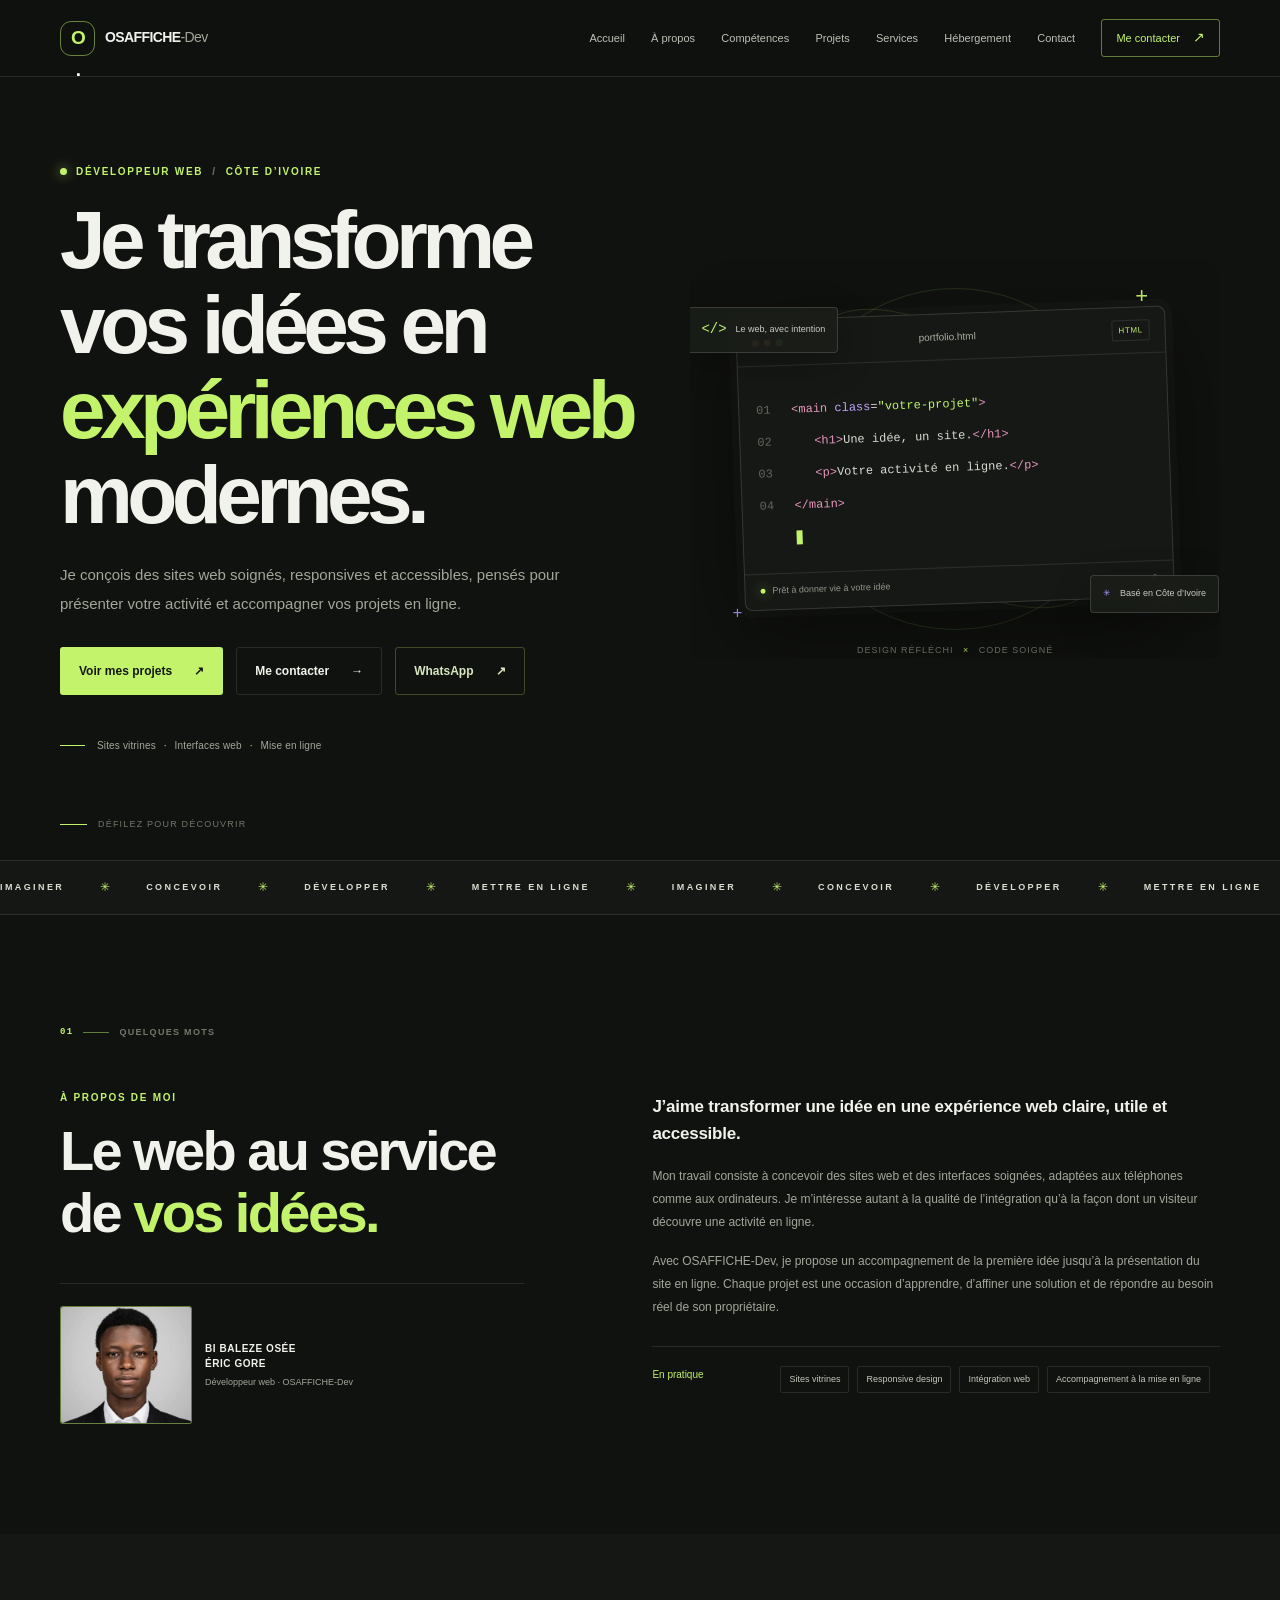
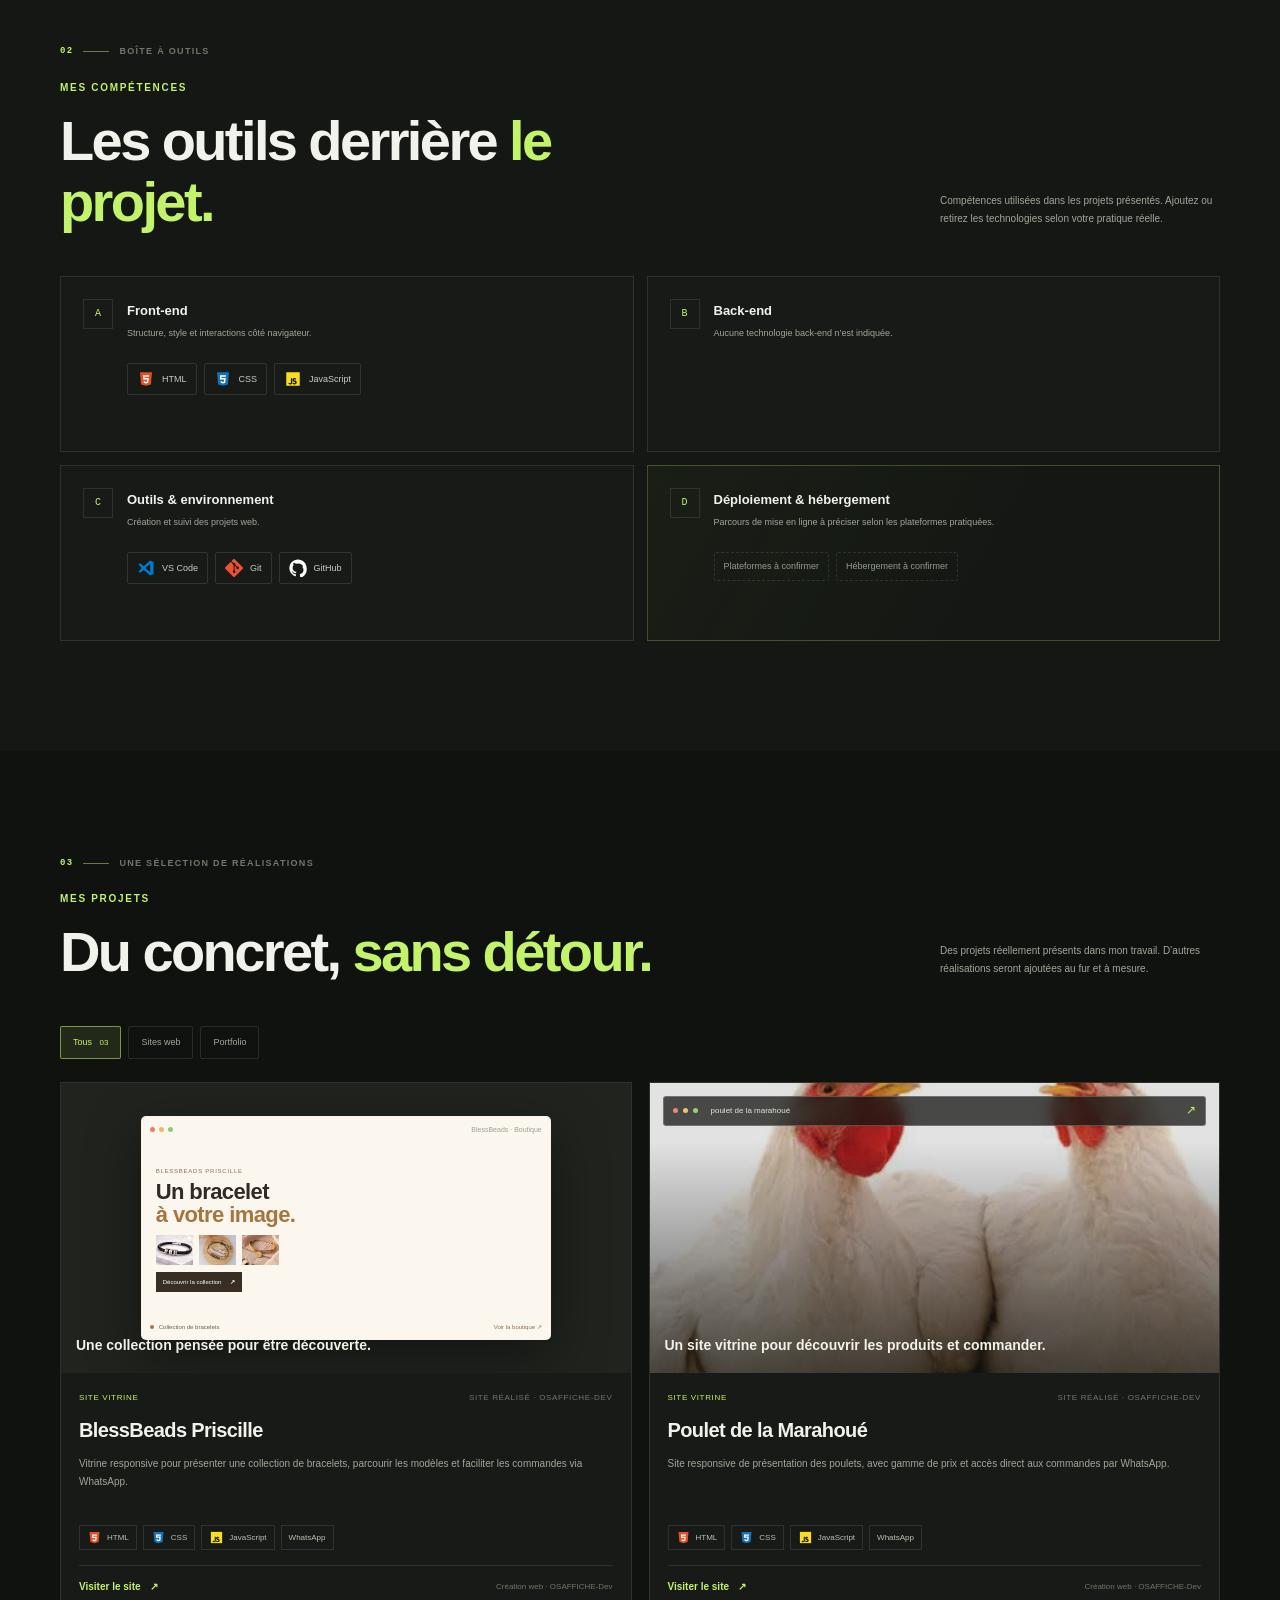
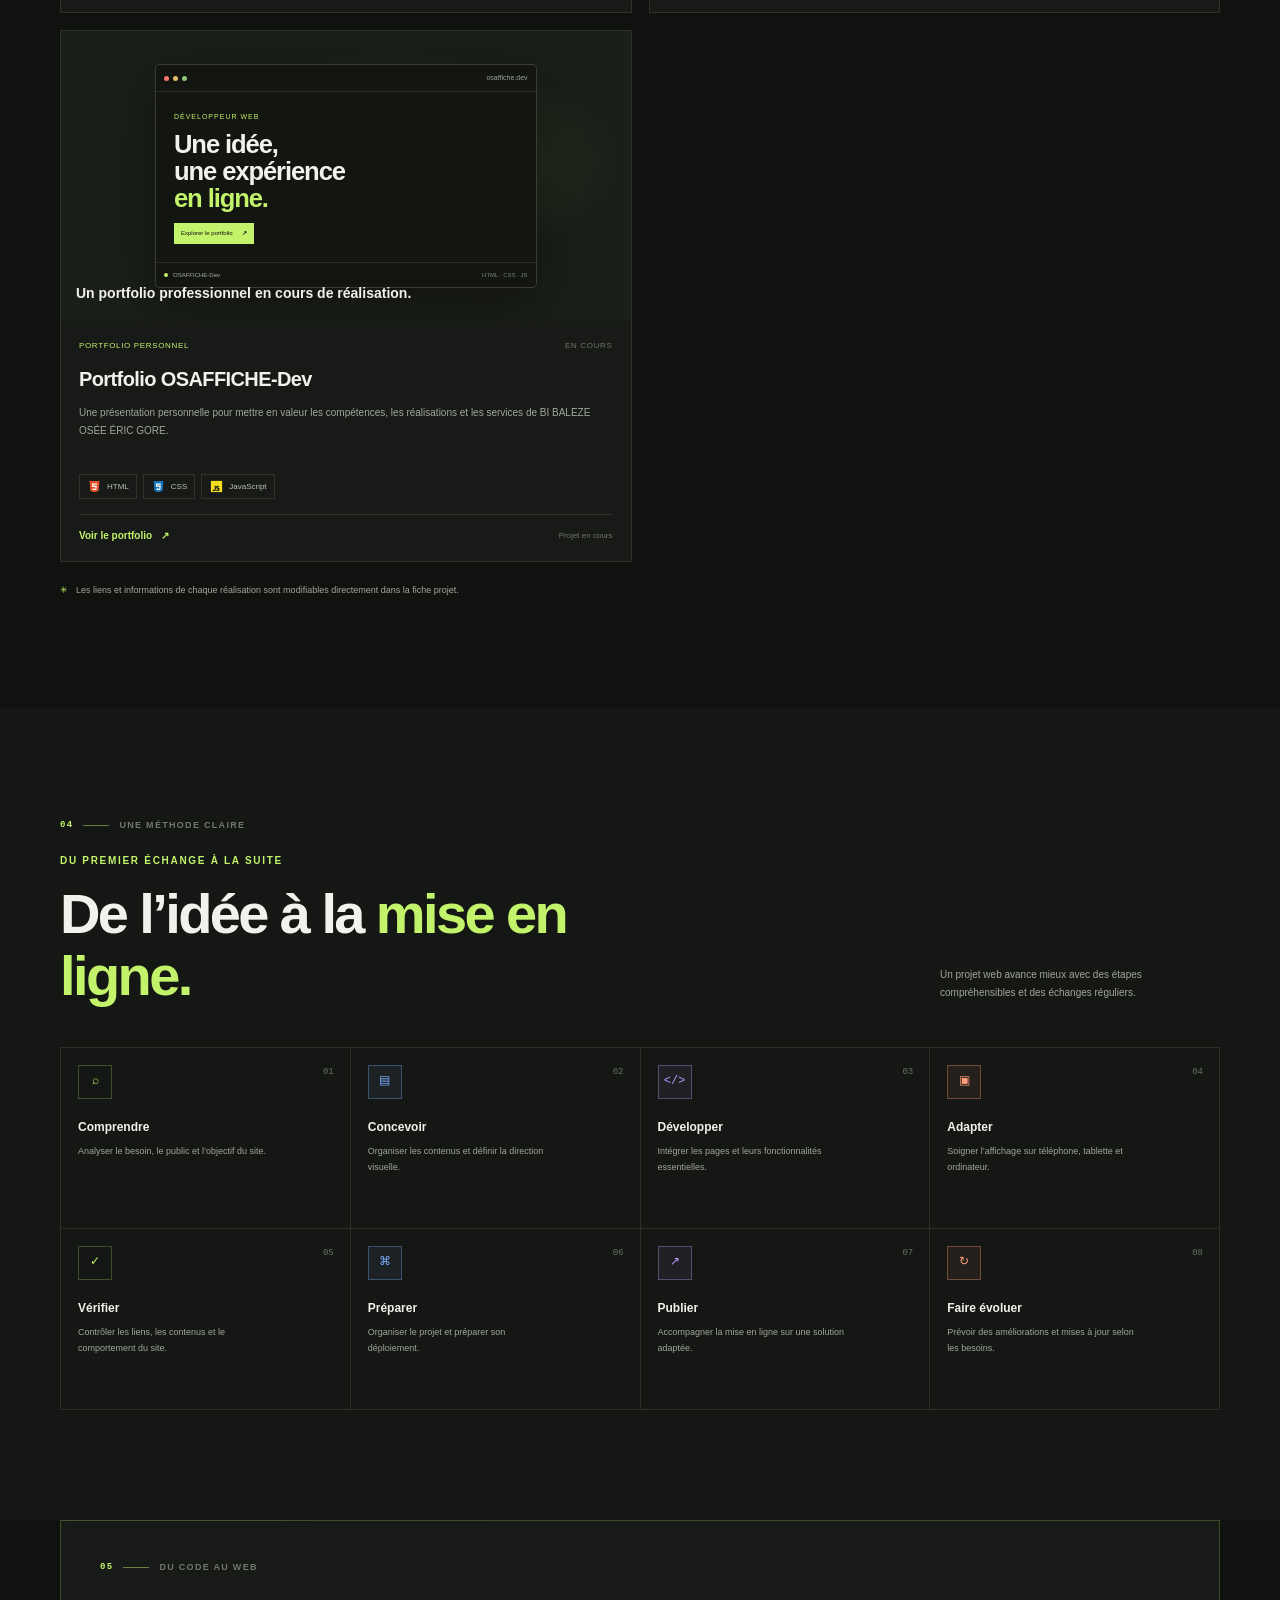
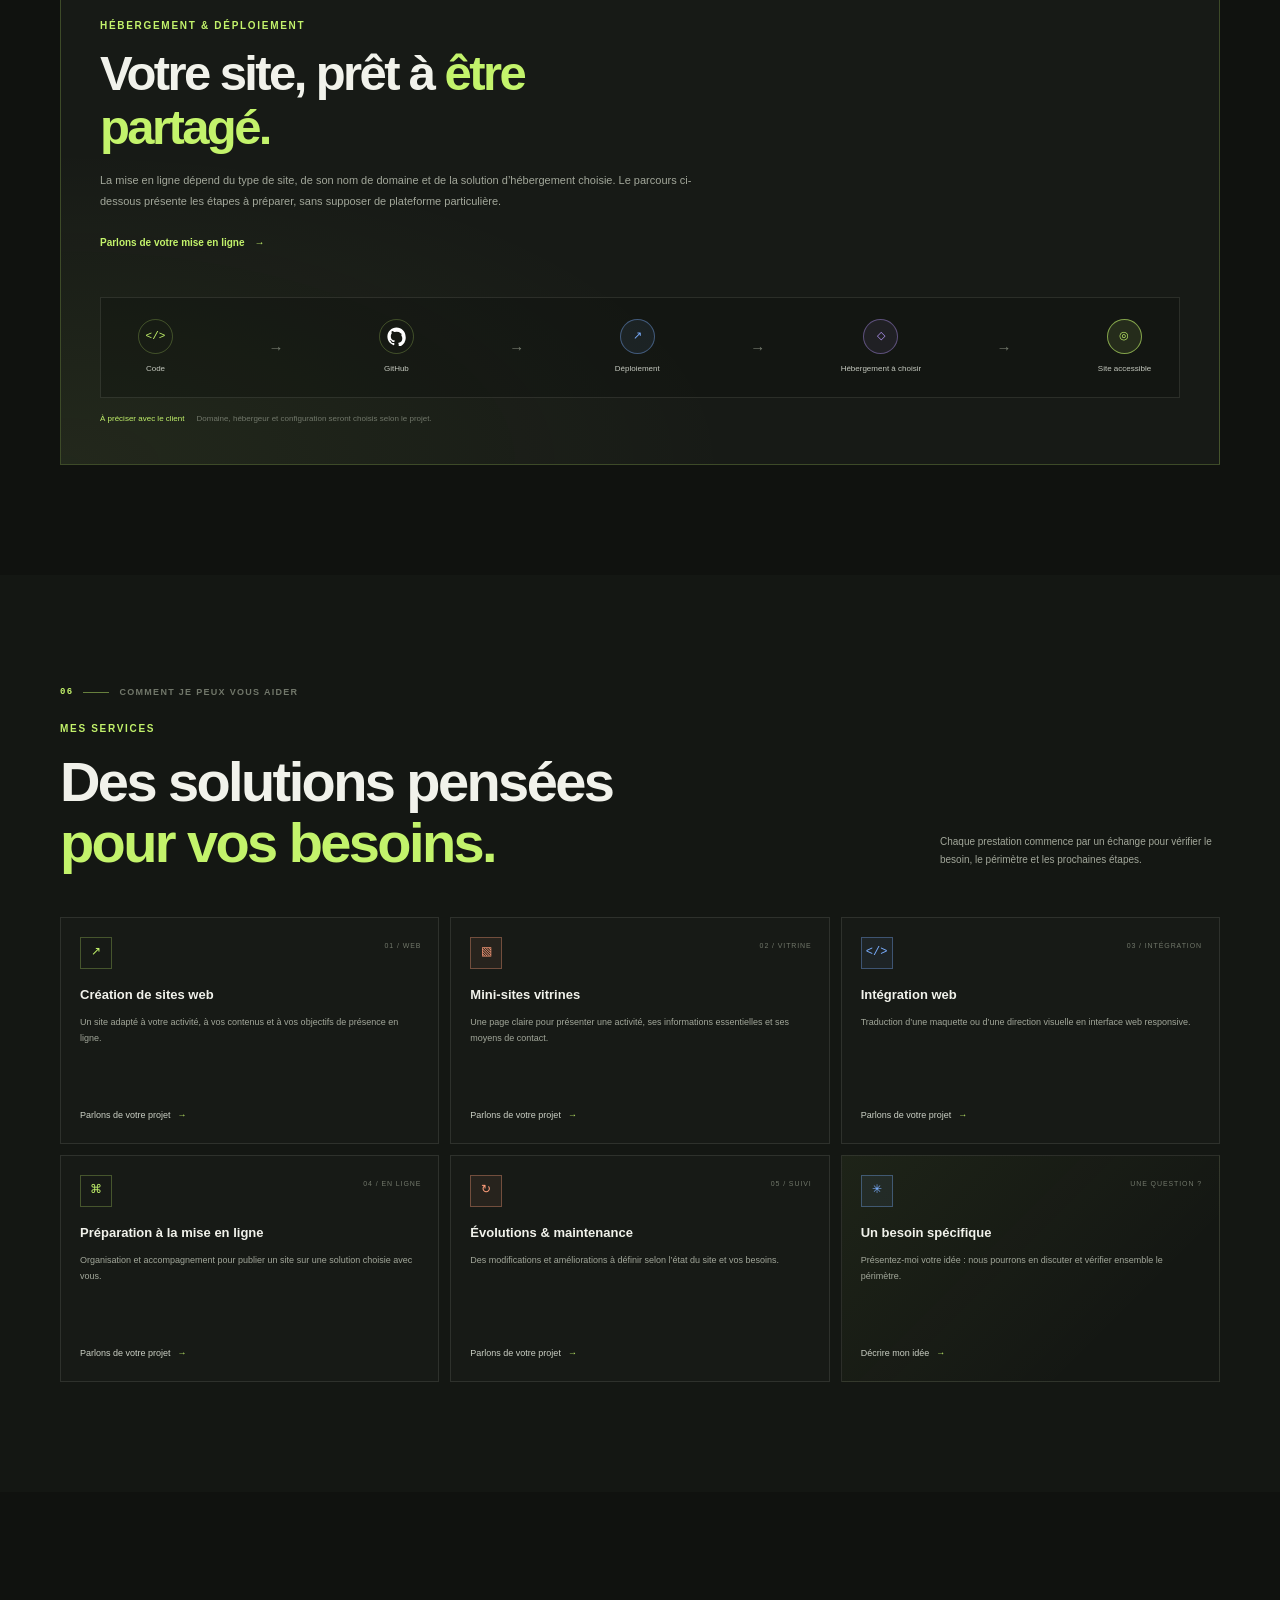
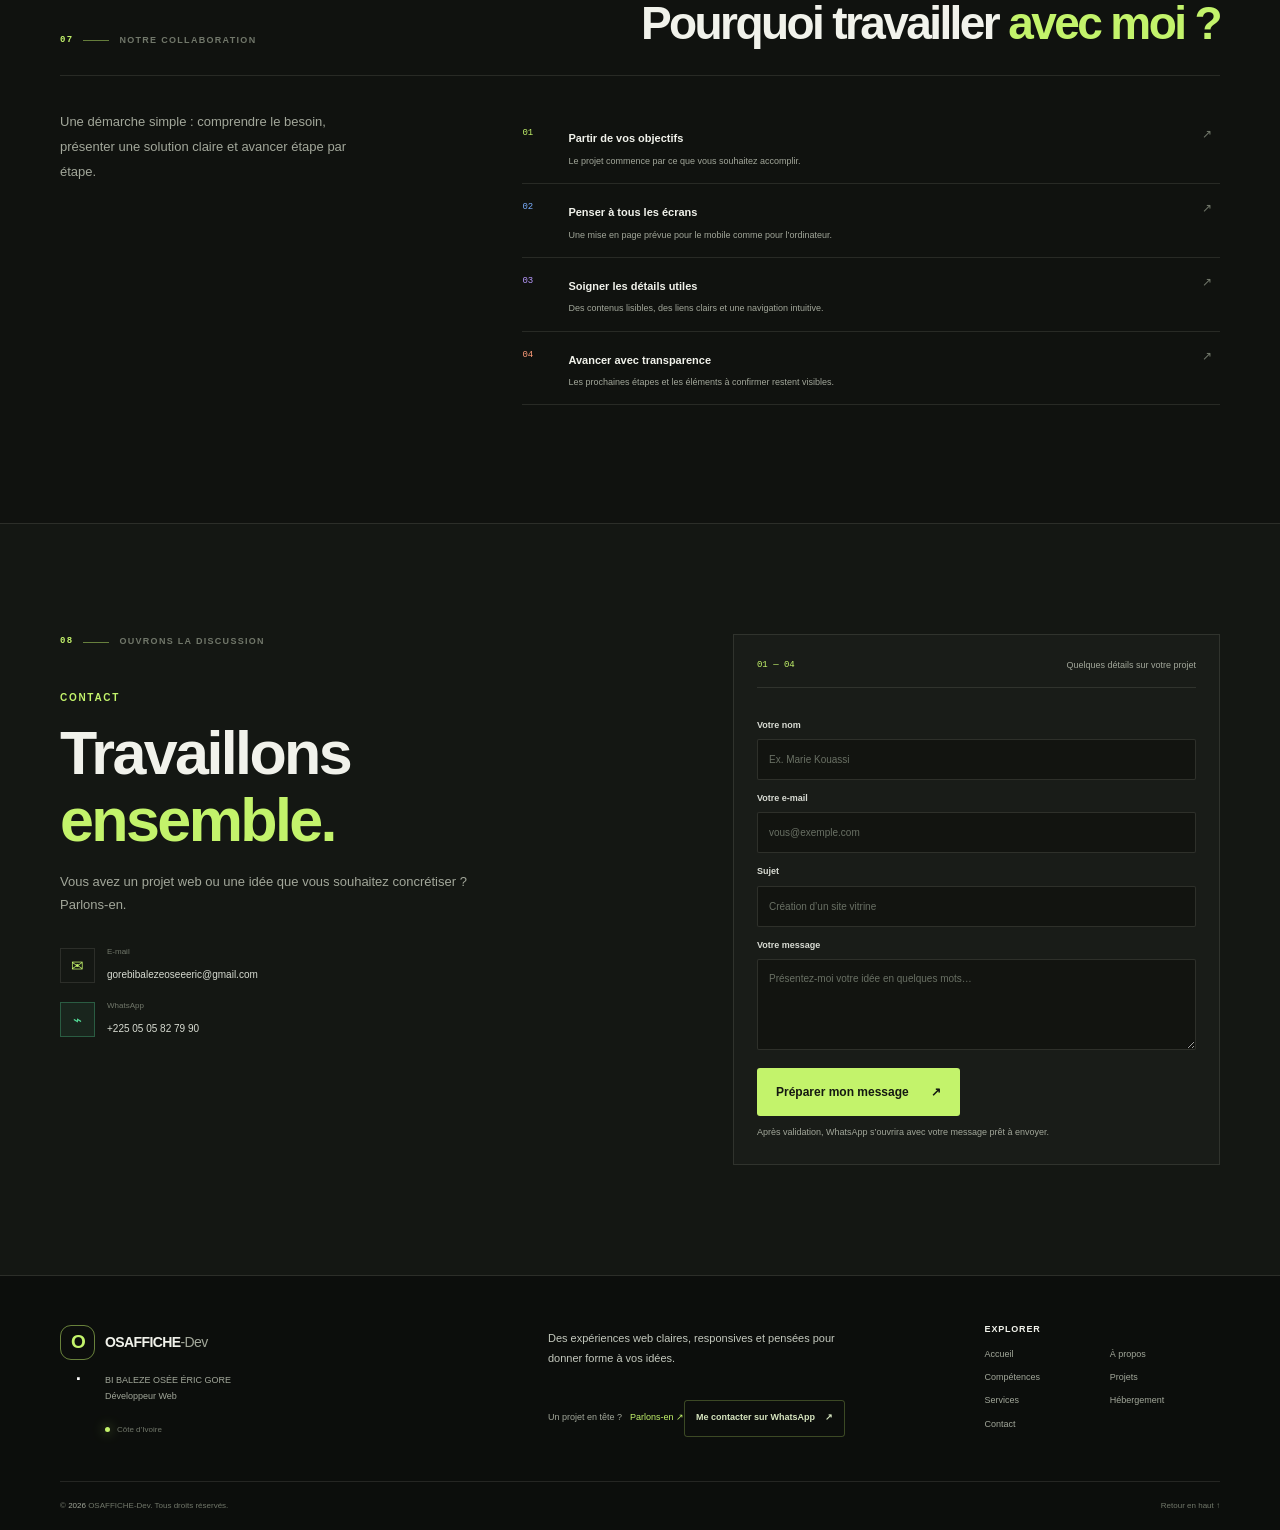
<file: projet.html>
<!doctype html>
<html lang="fr">
<head>
  <meta charset="utf-8">
  <meta name="viewport" content="width=device-width, initial-scale=1">
  <meta name="theme-color" content="#10120f">
  <meta name="description" content="BI BALEZE OSÉE ÉRIC GORE, développeur web et créateur d’OSAFFICHE-Dev en Côte d’Ivoire. Découvrez ses projets, compétences et services web.">
  <meta property="og:type" content="website">
  <meta property="og:locale" content="fr_CI">
  <meta property="og:title" content="OSAFFICHE-Dev — Développeur Web">
  <meta property="og:description" content="Création de sites web modernes, responsives et adaptés à votre activité en Côte d’Ivoire.">
  <title>OSAFFICHE-Dev — BI BALEZE OSÉE ÉRIC GORE, développeur web</title>
  <link rel="icon" type="image/svg+xml" href="portfolio-favicon.svg">
  <link rel="stylesheet" href="portfolio.css">
  <script src="portfolio.js" defer></script>
</head>
<body>
  <a class="skip-link" href="#contenu">Aller au contenu</a>

  <header class="site-header">
    <nav class="nav-shell" aria-label="Navigation principale">
      <a class="wordmark" href="#accueil" aria-label="OSAFFICHE-Dev, accueil">
        <span class="wordmark-icon" aria-hidden="true">O<span>.</span></span>
        <span>OSAFFICHE<span class="wordmark-light">-Dev</span></span>
      </a>
      <button class="menu-toggle" type="button" aria-expanded="false" aria-controls="primary-navigation" aria-label="Ouvrir le menu">
        <span></span><span></span>
      </button>
      <div class="nav-links" id="primary-navigation">
        <a href="#accueil">Accueil</a>
        <a href="#apropos">À propos</a>
        <a href="#competences">Compétences</a>
        <a href="#projets">Projets</a>
        <a href="#services">Services</a>
        <a href="#hebergement">Hébergement</a>
        <a href="#contact">Contact</a>
        <a class="nav-cta" href="#contact">Me contacter <span aria-hidden="true">↗</span></a>
      </div>
    </nav>
  </header>

  <main id="contenu">
    <section class="hero section-wrap" id="accueil" aria-labelledby="hero-title">
      <div class="hero-copy reveal">
        <p class="eyebrow"><span class="status-dot"></span> Développeur web <span class="eyebrow-divider">/</span> Côte d’Ivoire</p>
        <h1 id="hero-title">Je transforme vos idées en <span>expériences web</span> modernes.</h1>
        <p class="hero-intro">Je conçois des sites web soignés, responsives et accessibles, pensés pour présenter votre activité et accompagner vos projets en ligne.</p>
        <div class="hero-actions">
          <a class="button button-primary" href="#projets">Voir mes projets <span aria-hidden="true">↗</span></a>
          <a class="button button-quiet" href="#contact">Me contacter <span aria-hidden="true">→</span></a>
          <a class="button button-whatsapp" href="#contact" data-whatsapp>WhatsApp <span aria-hidden="true">↗</span></a>
        </div>
        <div class="hero-meta">
          <span class="meta-rule"></span>
          <span>Sites vitrines <span class="meta-separator">·</span> Interfaces web <span class="meta-separator">·</span> Mise en ligne</span>
        </div>
      </div>

      <div class="hero-art reveal" aria-label="Illustration décorative d’un environnement de développement web">
        <div class="art-orbit orbit-one"></div>
        <div class="art-orbit orbit-two"></div>
        <div class="art-cross cross-one">+</div>
        <div class="art-cross cross-two">+</div>
        <div class="code-window">
          <div class="window-top">
            <div class="window-lights" aria-hidden="true"><i></i><i></i><i></i></div>
            <span>portfolio.html</span>
            <span class="window-language">HTML</span>
          </div>
          <div class="code-content" aria-hidden="true">
            <div class="code-line"><span class="line-number">01</span><span><i class="code-pink">&lt;main</i> <i class="code-violet">class</i>=<i class="code-green">"votre-projet"</i><i class="code-pink">&gt;</i></span></div>
            <div class="code-line"><span class="line-number">02</span><span class="code-indent"><i class="code-pink">&lt;h1&gt;</i>Une idée, un site.<i class="code-pink">&lt;/h1&gt;</i></span></div>
            <div class="code-line"><span class="line-number">03</span><span class="code-indent"><i class="code-pink">&lt;p&gt;</i>Votre activité en ligne.<i class="code-pink">&lt;/p&gt;</i></span></div>
            <div class="code-line"><span class="line-number">04</span><span><i class="code-pink">&lt;/main&gt;</i></span></div>
            <div class="code-cursor"></div>
          </div>
          <div class="window-bottom"><span><span class="live-dot"></span> Prêt à donner vie à votre idée</span><span>↗</span></div>
        </div>
        <div class="floating-chip chip-markup"><span class="chip-symbol">&lt;/&gt;</span><span>Le web, avec intention</span></div>
        <div class="floating-chip chip-location"><span class="chip-pin">✳</span><span>Basé en Côte d’Ivoire</span></div>
        <div class="art-caption">Design réfléchi <span>×</span> code soigné</div>
      </div>
      <a class="scroll-cue" href="#apropos"><span class="scroll-line"></span> Défilez pour découvrir</a>
    </section>

    <div class="marquee-strip" aria-hidden="true">
      <div class="marquee-track"><span>IMAGINER</span><b>✳</b><span>CONCEVOIR</span><b>✳</b><span>DÉVELOPPER</span><b>✳</b><span>METTRE EN LIGNE</span><b>✳</b><span>IMAGINER</span><b>✳</b><span>CONCEVOIR</span><b>✳</b><span>DÉVELOPPER</span><b>✳</b><span>METTRE EN LIGNE</span><b>✳</b></div>
    </div>

    <section class="about-section section-wrap section-pad" id="apropos" aria-labelledby="about-title">
      <div class="section-kicker reveal"><span>01</span><span class="kicker-line"></span> Quelques mots</div>
      <div class="about-grid">
        <div class="about-heading reveal">
          <p class="eyebrow">À propos de moi</p>
          <h2 id="about-title">Le web au service de <span>vos idées.</span></h2>
          <div class="identity-card">
            <img class="identity-photo" src="images/portfolio%20tof.jpeg" alt="Portrait professionnel de BI BALEZE OSÉE ÉRIC GORE" width="680" height="912" fetchpriority="high">
            <div><strong>BI BALEZE OSÉE<br>ÉRIC GORE</strong><span>Développeur web · OSAFFICHE-Dev</span></div>
          </div>
        </div>
        <div class="about-copy reveal">
          <p class="copy-lead">J’aime transformer une idée en une expérience web claire, utile et accessible.</p>
          <p>Mon travail consiste à concevoir des sites web et des interfaces soignées, adaptées aux téléphones comme aux ordinateurs. Je m’intéresse autant à la qualité de l’intégration qu’à la façon dont un visiteur découvre une activité en ligne.</p>
          <p>Avec OSAFFICHE-Dev, je propose un accompagnement de la première idée jusqu’à la présentation du site en ligne. Chaque projet est une occasion d’apprendre, d’affiner une solution et de répondre au besoin réel de son propriétaire.</p>
          <div class="about-focus">
            <span>En pratique</span>
            <div><span>Sites vitrines</span><span>Responsive design</span><span>Intégration web</span><span>Accompagnement à la mise en ligne</span></div>
          </div>
        </div>
      </div>
    </section>

    <section class="skills-section section-pad" id="competences" aria-labelledby="skills-title">
      <div class="section-wrap">
        <div class="section-kicker reveal"><span>02</span><span class="kicker-line"></span> Boîte à outils</div>
        <div class="section-heading reveal">
          <div><p class="eyebrow">Mes compétences</p><h2 id="skills-title">Les outils derrière <span>le projet.</span></h2></div>
          <p class="section-aside">Compétences utilisées dans les projets présentés. Ajoutez ou retirez les technologies selon votre pratique réelle.</p>
        </div>
        <div class="skill-groups">
          <article class="skill-group reveal">
            <div class="skill-group-head"><span class="skill-index">A</span><div><h3>Front-end</h3><p>Structure, style et interactions côté navigateur.</p></div></div>
            <div class="skill-tags">
              <span class="skill-tag"><svg class="language-logo" viewBox="0 0 24 24" aria-hidden="true"><path fill="#E34F26" d="M4 3h16l-1.45 16.3L12 21l-6.55-1.7L4 3Z"/><path fill="#fff" d="M8 7h8l-.2 2H10l.15 1.7h5.55l-.7 6.2-3 1-3-.9-.2-2h2l.1.7 1.2.3 1.2-.4.2-2.8H8.3L8 7Z"/></svg>HTML</span>
              <span class="skill-tag"><svg class="language-logo" viewBox="0 0 24 24" aria-hidden="true"><path fill="#1572B6" d="M4 3h16l-1.45 16.3L12 21l-6.55-1.7L4 3Z"/><path fill="#fff" d="M8 7h8l-.2 2h-5.9l.1 1.5h5.7l-.7 6.5-3 .9-3-.9-.2-2.1h2l.1.7 1.1.3 1.2-.4.2-3h-5.5L8 7Z"/></svg>CSS</span>
              <span class="skill-tag"><svg class="language-logo" viewBox="0 0 24 24" aria-hidden="true"><path fill="#F7DF1E" d="M3 3h18v18H3z"/><path fill="#111" d="M12.3 16.8c.4.7.9 1 1.7 1 .7 0 1.1-.3 1.1-.8 0-.6-.5-.8-1.3-1.2l-.4-.2c-1.2-.5-2-1.2-2-2.6 0-1.3 1-2.3 2.6-2.3 1.1 0 1.9.4 2.4 1.4l-1.3.9c-.3-.5-.6-.7-1.1-.7-.4 0-.7.3-.7.6 0 .5.3.7 1.1 1l.4.2c1.4.6 2.2 1.3 2.2 2.7 0 1.5-1.2 2.4-2.9 2.4-1.6 0-2.6-.8-3.1-1.8zm-5.2.1c.3.5.6.9 1.2.9s.9-.2.9-1.1v-5.8h1.7v5.8c0 1.8-1 2.7-2.6 2.7-1.4 0-2.2-.7-2.6-1.6z"/></svg>JavaScript</span>
            </div>
          </article>
          <article class="skill-group reveal">
            <div class="skill-group-head"><span class="skill-index">B</span><div><h3>Back-end</h3><p>Aucune technologie back-end n’est indiquée.</p></div></div>
          </article>
          <article class="skill-group reveal">
            <div class="skill-group-head"><span class="skill-index">C</span><div><h3>Outils &amp; environnement</h3><p>Création et suivi des projets web.</p></div></div>
            <div class="skill-tags">
              <span class="skill-tag"><svg class="tool-logo" viewBox="0 0 24 24" aria-hidden="true"><path fill="#007ACC" d="M17.4 2 9.1 9.5 4.3 5.8 2 7l4 5-4 5 2.3 1.2 4.8-3.7 8.3 7.5L22 20V4l-4.6-2Zm.1 4.5v11L11 12l6.5-5.5Z"/><path fill="#007ACC" d="m8.1 10.3 2-1.8v7l-2-1.8L6.6 12l1.5-1.7Z"/></svg>VS Code</span>
              <span class="skill-tag"><svg class="tool-logo" viewBox="0 0 24 24" aria-hidden="true"><path fill="#F05032" d="M23.6 11.1 12.9.4a1.4 1.4 0 0 0-2 0L8.7 2.6l2.8 2.8a1.7 1.7 0 0 1 2.2 2.2l2.7 2.7a1.7 1.7 0 1 1-1 1l-2.5-2.5v6.6a1.7 1.7 0 1 1-1.4 0V8.7a1.7 1.7 0 0 1-.9-2.2L7.8 3.8.4 11.1a1.4 1.4 0 0 0 0 2l10.7 10.7a1.4 1.4 0 0 0 2 0l10.5-10.7a1.4 1.4 0 0 0 0-2Z"/></svg>Git</span>
              <span class="skill-tag"><svg class="tool-logo tool-logo-github" viewBox="0 0 24 24" aria-hidden="true"><path fill="currentColor" d="M12 .5C5.65.5.5 5.65.5 12c0 5.1 3.3 9.4 7.9 10.9.6.1.8-.3.8-.6v-2.1c-3.2.7-3.9-1.4-3.9-1.4-.5-1.3-1.3-1.6-1.3-1.6-1.1-.7.1-.7.1-.7 1.2.1 1.8 1.2 1.8 1.2 1.1 1.8 2.8 1.3 3.5 1 .1-.8.4-1.3.7-1.6-2.6-.3-5.3-1.3-5.3-5.8 0-1.3.5-2.3 1.2-3.1-.1-.3-.5-1.5.1-3.1 0 0 1-.3 3.2 1.2a11.2 11.2 0 0 1 5.8 0C17 7.8 18 8.1 18 8.1c.6 1.6.2 2.8.1 3.1.8.8 1.2 1.8 1.2 3.1 0 4.5-2.7 5.5-5.3 5.8.4.3.8 1 .8 2v2.2c0 .3.2.7.8.6A11.5 11.5 0 0 0 23.5 12C23.5 5.65 18.35.5 12 .5z"/></svg>GitHub</span>
            </div>
          </article>
          <article class="skill-group skill-group-accent reveal">
            <div class="skill-group-head"><span class="skill-index">D</span><div><h3>Déploiement &amp; hébergement</h3><p>Parcours de mise en ligne à préciser selon les plateformes pratiquées.</p></div></div>
            <div class="skill-tags"><span class="skill-tag skill-tag-muted">Plateformes à confirmer</span><span class="skill-tag skill-tag-muted">Hébergement à confirmer</span></div>
          </article>
        </div>
      </div>
    </section>

    <section class="projects-section section-wrap section-pad" id="projets" aria-labelledby="projects-title">
      <div class="section-kicker reveal"><span>03</span><span class="kicker-line"></span> Une sélection de réalisations</div>
      <div class="section-heading reveal">
        <div><p class="eyebrow">Mes projets</p><h2 id="projects-title">Du concret, <span>sans détour.</span></h2></div>
        <p class="section-aside">Des projets réellement présents dans mon travail. D’autres réalisations seront ajoutées au fur et à mesure.</p>
      </div>
      <div class="project-filters" role="group" aria-label="Filtrer les projets">
        <button class="filter-button is-active" type="button" data-filter="all" aria-pressed="true">Tous <span>03</span></button>
        <button class="filter-button" type="button" data-filter="site-vitrine" aria-pressed="false">Sites web</button>
        <button class="filter-button" type="button" data-filter="portfolio" aria-pressed="false">Portfolio</button>
      </div>
      <div class="project-grid">
        <article class="project-card project-card-featured reveal" data-category="site-vitrine">
          <a class="project-visual bracelet-visual" href="https://gorebibalezeoseeeric-code.github.io/priscille/" target="_blank" rel="noopener noreferrer" aria-label="Visiter le site BlessBeads Priscille réalisé par OSAFFICHE-Dev">
            <span class="mini-window bracelet-preview-window" aria-hidden="true">
              <span class="mini-window-top"><i></i><i></i><i></i><b>BlessBeads · Boutique</b></span>
              <span class="mini-window-main bracelet-preview-main"><small>BLESSBEADS PRISCILLE</small><strong>Un bracelet<br><em>à votre image.</em></strong><span class="bracelet-preview-products"><img src="images/images%20(13).jfif" alt="" loading="lazy"><img src="images/images%20(8).jfif" alt="" loading="lazy"><img src="images/images%20(6).jfif" alt="" loading="lazy"></span><span class="mini-window-button">Découvrir la collection <b>↗</b></span></span>
              <span class="mini-window-foot"><i></i> Collection de bracelets <span>Voir la boutique ↗</span></span>
            </span>
            <span class="project-visual-caption">Une collection pensée pour être découverte.</span>
          </a>
          <div class="project-info">
            <div class="project-meta"><span>Site vitrine</span><span>Site réalisé · OSAFFICHE-Dev</span></div>
            <h3>BlessBeads Priscille</h3>
            <p>Vitrine responsive pour présenter une collection de bracelets, parcourir les modèles et faciliter les commandes via WhatsApp.</p>
            <div class="project-stack">
              <span><svg class="language-logo" viewBox="0 0 24 24" aria-hidden="true"><path fill="#E34F26" d="M4 3h16l-1.45 16.3L12 21l-6.55-1.7L4 3Z"/><path fill="#fff" d="M8 7h8l-.2 2H10l.15 1.7h5.55l-.7 6.2-3 1-3-.9-.2-2h2l.1.7 1.2.3 1.2-.4.2-2.8H8.3L8 7Z"/></svg>HTML</span>
              <span><svg class="language-logo" viewBox="0 0 24 24" aria-hidden="true"><path fill="#1572B6" d="M4 3h16l-1.45 16.3L12 21l-6.55-1.7L4 3Z"/><path fill="#fff" d="M8 7h8l-.2 2h-5.9l.1 1.5h5.7l-.7 6.5-3 .9-3-.9-.2-2.1h2l.1.7 1.1.3 1.2-.4.2-3h-5.5L8 7Z"/></svg>CSS</span>
              <span><svg class="language-logo" viewBox="0 0 24 24" aria-hidden="true"><path fill="#F7DF1E" d="M3 3h18v18H3z"/><path fill="#111" d="M12.3 16.8c.4.7.9 1 1.7 1 .7 0 1.1-.3 1.1-.8 0-.6-.5-.8-1.3-1.2l-.4-.2c-1.2-.5-2-1.2-2-2.6 0-1.3 1-2.3 2.6-2.3 1.1 0 1.9.4 2.4 1.4l-1.3.9c-.3-.5-.6-.7-1.1-.7-.4 0-.7.3-.7.6 0 .5.3.7 1.1 1l.4.2c1.4.6 2.2 1.3 2.2 2.7 0 1.5-1.2 2.4-2.9 2.4-1.6 0-2.6-.8-3.1-1.8zm-5.2.1c.3.5.6.9 1.2.9s.9-.2.9-1.1v-5.8h1.7v5.8c0 1.8-1 2.7-2.6 2.7-1.4 0-2.2-.7-2.6-1.6z"/></svg>JavaScript</span>
              <span>WhatsApp</span>
            </div>
            <div class="project-actions"><a class="project-link" href="https://gorebibalezeoseeeric-code.github.io/priscille/" target="_blank" rel="noopener noreferrer">Visiter le site <span aria-hidden="true">↗</span></a><span class="project-role">Création web · OSAFFICHE-Dev</span></div>
          </div>
        </article>

        <article class="project-card reveal" data-category="site-vitrine">
          <a class="project-visual chicken-visual" href="https://gorebibalezeoseeeric-code.github.io/poulet/" target="_blank" rel="noopener noreferrer" aria-label="Visiter le site Poulet de la Marahoué">
            <img src="images/poulet.webp" alt="Visuel du site Poulet de la Marahoué" loading="lazy" width="260" height="260">
            <span class="chicken-visual-shade" aria-hidden="true"></span>
            <span class="project-browser-bar"><i></i><i></i><i></i><span>poulet de la marahoué</span><b>↗</b></span>
            <span class="project-visual-caption">Un site vitrine pour découvrir les produits et commander.</span>
          </a>
          <div class="project-info">
            <div class="project-meta"><span>Site vitrine</span><span>Site réalisé · OSAFFICHE-Dev</span></div>
            <h3>Poulet de la Marahoué</h3>
            <p>Site responsive de présentation des poulets, avec gamme de prix et accès direct aux commandes par WhatsApp.</p>
            <div class="project-stack">
              <span><svg class="language-logo" viewBox="0 0 24 24" aria-hidden="true"><path fill="#E34F26" d="M4 3h16l-1.45 16.3L12 21l-6.55-1.7L4 3Z"/><path fill="#fff" d="M8 7h8l-.2 2H10l.15 1.7h5.55l-.7 6.2-3 1-3-.9-.2-2h2l.1.7 1.2.3 1.2-.4.2-2.8H8.3L8 7Z"/></svg>HTML</span>
              <span><svg class="language-logo" viewBox="0 0 24 24" aria-hidden="true"><path fill="#1572B6" d="M4 3h16l-1.45 16.3L12 21l-6.55-1.7L4 3Z"/><path fill="#fff" d="M8 7h8l-.2 2h-5.9l.1 1.5h5.7l-.7 6.5-3 .9-3-.9-.2-2.1h2l.1.7 1.1.3 1.2-.4.2-3h-5.5L8 7Z"/></svg>CSS</span>
              <span><svg class="language-logo" viewBox="0 0 24 24" aria-hidden="true"><path fill="#F7DF1E" d="M3 3h18v18H3z"/><path fill="#111" d="M12.3 16.8c.4.7.9 1 1.7 1 .7 0 1.1-.3 1.1-.8 0-.6-.5-.8-1.3-1.2l-.4-.2c-1.2-.5-2-1.2-2-2.6 0-1.3 1-2.3 2.6-2.3 1.1 0 1.9.4 2.4 1.4l-1.3.9c-.3-.5-.6-.7-1.1-.7-.4 0-.7.3-.7.6 0 .5.3.7 1.1 1l.4.2c1.4.6 2.2 1.3 2.2 2.7 0 1.5-1.2 2.4-2.9 2.4-1.6 0-2.6-.8-3.1-1.8zm-5.2.1c.3.5.6.9 1.2.9s.9-.2.9-1.1v-5.8h1.7v5.8c0 1.8-1 2.7-2.6 2.7-1.4 0-2.2-.7-2.6-1.6z"/></svg>JavaScript</span>
              <span>WhatsApp</span>
            </div>
            <div class="project-actions"><a class="project-link" href="https://gorebibalezeoseeeric-code.github.io/poulet/" target="_blank" rel="noopener noreferrer">Visiter le site <span aria-hidden="true">↗</span></a><span class="project-role">Création web · OSAFFICHE-Dev</span></div>
          </div>
        </article>

        <article class="project-card reveal" data-category="portfolio">
          <a class="project-visual portfolio-visual" href="#accueil" aria-label="Voir le portfolio OSAFFICHE-Dev">
            <span class="mini-window">
              <span class="mini-window-top"><i></i><i></i><i></i><b>osaffiche.dev</b></span>
              <span class="mini-window-main"><small>DÉVELOPPEUR WEB</small><strong>Une idée,<br>une expérience<br><em>en ligne.</em></strong><span class="mini-window-button">Explorer le portfolio <b>↗</b></span></span>
              <span class="mini-window-foot"><i></i> OSAFFICHE-Dev <span>HTML · CSS · JS</span></span>
            </span>
            <span class="project-visual-caption">Un portfolio professionnel en cours de réalisation.</span>
          </a>
          <div class="project-info">
            <div class="project-meta"><span>Portfolio personnel</span><span>En cours</span></div>
            <h3>Portfolio OSAFFICHE-Dev</h3>
            <p>Une présentation personnelle pour mettre en valeur les compétences, les réalisations et les services de BI BALEZE OSÉE ÉRIC GORE.</p>
            <div class="project-stack">
              <span><svg class="language-logo" viewBox="0 0 24 24" aria-hidden="true"><path fill="#E34F26" d="M4 3h16l-1.45 16.3L12 21l-6.55-1.7L4 3Z"/><path fill="#fff" d="M8 7h8l-.2 2H10l.15 1.7h5.55l-.7 6.2-3 1-3-.9-.2-2h2l.1.7 1.2.3 1.2-.4.2-2.8H8.3L8 7Z"/></svg>HTML</span>
              <span><svg class="language-logo" viewBox="0 0 24 24" aria-hidden="true"><path fill="#1572B6" d="M4 3h16l-1.45 16.3L12 21l-6.55-1.7L4 3Z"/><path fill="#fff" d="M8 7h8l-.2 2h-5.9l.1 1.5h5.7l-.7 6.5-3 .9-3-.9-.2-2.1h2l.1.7 1.1.3 1.2-.4.2-3h-5.5L8 7Z"/></svg>CSS</span>
              <span><svg class="language-logo" viewBox="0 0 24 24" aria-hidden="true"><path fill="#F7DF1E" d="M3 3h18v18H3z"/><path fill="#111" d="M12.3 16.8c.4.7.9 1 1.7 1 .7 0 1.1-.3 1.1-.8 0-.6-.5-.8-1.3-1.2l-.4-.2c-1.2-.5-2-1.2-2-2.6 0-1.3 1-2.3 2.6-2.3 1.1 0 1.9.4 2.4 1.4l-1.3.9c-.3-.5-.6-.7-1.1-.7-.4 0-.7.3-.7.6 0 .5.3.7 1.1 1l.4.2c1.4.6 2.2 1.3 2.2 2.7 0 1.5-1.2 2.4-2.9 2.4-1.6 0-2.6-.8-3.1-1.8zm-5.2.1c.3.5.6.9 1.2.9s.9-.2.9-1.1v-5.8h1.7v5.8c0 1.8-1 2.7-2.6 2.7-1.4 0-2.2-.7-2.6-1.6z"/></svg>JavaScript</span>
            </div>
            <div class="project-actions"><a class="project-link" href="#accueil">Voir le portfolio <span aria-hidden="true">↗</span></a><span class="project-role">Projet en cours</span></div>
          </div>
        </article>
      </div>
      <p class="project-empty" hidden>Aucun projet ne correspond à ce filtre pour le moment.</p>
      <p class="project-note"><span aria-hidden="true">✳</span> Les liens et informations de chaque réalisation sont modifiables directement dans la fiche projet.</p>
    </section>

    <section class="process-section section-pad" aria-labelledby="process-title">
      <div class="section-wrap">
        <div class="section-kicker reveal"><span>04</span><span class="kicker-line"></span> Une méthode claire</div>
        <div class="section-heading reveal">
          <div><p class="eyebrow">Du premier échange à la suite</p><h2 id="process-title">De l’idée à la <span>mise en ligne.</span></h2></div>
          <p class="section-aside">Un projet web avance mieux avec des étapes compréhensibles et des échanges réguliers.</p>
        </div>
        <ol class="process-grid">
          <li class="process-step reveal"><span class="process-number">01</span><span class="process-icon">⌕</span><h3>Comprendre</h3><p>Analyser le besoin, le public et l’objectif du site.</p></li>
          <li class="process-step reveal"><span class="process-number">02</span><span class="process-icon">▤</span><h3>Concevoir</h3><p>Organiser les contenus et définir la direction visuelle.</p></li>
          <li class="process-step reveal"><span class="process-number">03</span><span class="process-icon">&lt;/&gt;</span><h3>Développer</h3><p>Intégrer les pages et leurs fonctionnalités essentielles.</p></li>
          <li class="process-step reveal"><span class="process-number">04</span><span class="process-icon">▣</span><h3>Adapter</h3><p>Soigner l’affichage sur téléphone, tablette et ordinateur.</p></li>
          <li class="process-step reveal"><span class="process-number">05</span><span class="process-icon">✓</span><h3>Vérifier</h3><p>Contrôler les liens, les contenus et le comportement du site.</p></li>
          <li class="process-step reveal"><span class="process-number">06</span><span class="process-icon">⌘</span><h3>Préparer</h3><p>Organiser le projet et préparer son déploiement.</p></li>
          <li class="process-step reveal"><span class="process-number">07</span><span class="process-icon">↗</span><h3>Publier</h3><p>Accompagner la mise en ligne sur une solution adaptée.</p></li>
          <li class="process-step reveal"><span class="process-number">08</span><span class="process-icon">↻</span><h3>Faire évoluer</h3><p>Prévoir des améliorations et mises à jour selon les besoins.</p></li>
        </ol>
      </div>
    </section>

    <section class="hosting-section section-wrap section-pad" id="hebergement" aria-labelledby="hosting-title">
      <div class="hosting-card reveal">
        <div class="hosting-copy">
          <div class="section-kicker"><span>05</span><span class="kicker-line"></span> Du code au web</div>
          <p class="eyebrow">Hébergement &amp; déploiement</p>
          <h2 id="hosting-title">Votre site, prêt à <span>être partagé.</span></h2>
          <p>La mise en ligne dépend du type de site, de son nom de domaine et de la solution d’hébergement choisie. Le parcours ci-dessous présente les étapes à préparer, sans supposer de plateforme particulière.</p>
          <a class="text-link" href="#contact">Parlons de votre mise en ligne <span aria-hidden="true">→</span></a>
        </div>
        <div class="deployment-flow" aria-label="Code, GitHub, déploiement, hébergement et site en ligne">
          <div class="flow-node"><span class="flow-icon">&lt;/&gt;</span><span>Code</span></div>
          <span class="flow-arrow" aria-hidden="true">→</span>
          <div class="flow-node"><span class="flow-icon flow-icon-github"><svg viewBox="0 0 24 24" aria-hidden="true"><path fill="currentColor" d="M12 .5C5.65.5.5 5.65.5 12c0 5.1 3.3 9.4 7.9 10.9.6.1.8-.3.8-.6v-2.1c-3.2.7-3.9-1.4-3.9-1.4-.5-1.3-1.3-1.6-1.3-1.6-1.1-.7.1-.7.1-.7 1.2.1 1.8 1.2 1.8 1.2 1.1 1.8 2.8 1.3 3.5 1 .1-.8.4-1.3.7-1.6-2.6-.3-5.3-1.3-5.3-5.8 0-1.3.5-2.3 1.2-3.1-.1-.3-.5-1.5.1-3.1 0 0 1-.3 3.2 1.2a11.2 11.2 0 0 1 5.8 0C17 7.8 18 8.1 18 8.1c.6 1.6.2 2.8.1 3.1.8.8 1.2 1.8 1.2 3.1 0 4.5-2.7 5.5-5.3 5.8.4.3.8 1 .8 2v2.2c0 .3.2.7.8.6A11.5 11.5 0 0 0 23.5 12C23.5 5.65 18.35.5 12 .5z"/></svg></span><span>GitHub</span></div>
          <span class="flow-arrow" aria-hidden="true">→</span>
          <div class="flow-node"><span class="flow-icon">↗</span><span>Déploiement</span></div>
          <span class="flow-arrow" aria-hidden="true">→</span>
          <div class="flow-node"><span class="flow-icon">◇</span><span>Hébergement à choisir</span></div>
          <span class="flow-arrow" aria-hidden="true">→</span>
          <div class="flow-node flow-node-live"><span class="flow-icon">◎</span><span>Site accessible</span></div>
        </div>
        <p class="hosting-footnote"><span>À préciser avec le client</span> Domaine, hébergeur et configuration seront choisis selon le projet.</p>
      </div>
    </section>

    <section class="services-section section-pad" id="services" aria-labelledby="services-title">
      <div class="section-wrap">
        <div class="section-kicker reveal"><span>06</span><span class="kicker-line"></span> Comment je peux vous aider</div>
        <div class="section-heading reveal">
          <div><p class="eyebrow">Mes services</p><h2 id="services-title">Des solutions pensées <span>pour vos besoins.</span></h2></div>
          <p class="section-aside">Chaque prestation commence par un échange pour vérifier le besoin, le périmètre et les prochaines étapes.</p>
        </div>
        <div class="service-grid">
          <article class="service-card reveal"><span class="service-icon">↗</span><span class="service-index">01 / WEB</span><h3>Création de sites web</h3><p>Un site adapté à votre activité, à vos contenus et à vos objectifs de présence en ligne.</p><a href="#contact" aria-label="Parler d’un projet de création de site">Parlons de votre projet <span>→</span></a></article>
          <article class="service-card reveal"><span class="service-icon">▧</span><span class="service-index">02 / VITRINE</span><h3>Mini-sites vitrines</h3><p>Une page claire pour présenter une activité, ses informations essentielles et ses moyens de contact.</p><a href="#contact" aria-label="Parler d’un projet de site vitrine">Parlons de votre projet <span>→</span></a></article>
          <article class="service-card reveal"><span class="service-icon">&lt;/&gt;</span><span class="service-index">03 / INTÉGRATION</span><h3>Intégration web</h3><p>Traduction d’une maquette ou d’une direction visuelle en interface web responsive.</p><a href="#contact" aria-label="Parler d’un projet d’intégration web">Parlons de votre projet <span>→</span></a></article>
          <article class="service-card reveal"><span class="service-icon">⌘</span><span class="service-index">04 / EN LIGNE</span><h3>Préparation à la mise en ligne</h3><p>Organisation et accompagnement pour publier un site sur une solution choisie avec vous.</p><a href="#contact" aria-label="Parler de la mise en ligne d’un site">Parlons de votre projet <span>→</span></a></article>
          <article class="service-card reveal"><span class="service-icon">↻</span><span class="service-index">05 / SUIVI</span><h3>Évolutions &amp; maintenance</h3><p>Des modifications et améliorations à définir selon l’état du site et vos besoins.</p><a href="#contact" aria-label="Parler d’une évolution de site web">Parlons de votre projet <span>→</span></a></article>
          <article class="service-card service-card-note reveal"><span class="service-icon">✳</span><span class="service-index">UNE QUESTION ?</span><h3>Un besoin spécifique</h3><p>Présentez-moi votre idée : nous pourrons en discuter et vérifier ensemble le périmètre.</p><a href="#contact" aria-label="Présenter un besoin web spécifique">Décrire mon idée <span>→</span></a></article>
        </div>
      </div>
    </section>

    <section class="approach-section section-wrap section-pad" aria-labelledby="approach-title">
      <div class="approach-top reveal"><div class="section-kicker"><span>07</span><span class="kicker-line"></span> Notre collaboration</div><h2 id="approach-title">Pourquoi travailler <span>avec moi ?</span></h2></div>
      <div class="approach-grid">
        <p class="approach-intro reveal">Une démarche simple : comprendre le besoin, présenter une solution claire et avancer étape par étape.</p>
        <ul class="approach-list">
          <li class="reveal"><span>01</span><div><strong>Partir de vos objectifs</strong><p>Le projet commence par ce que vous souhaitez accomplir.</p></div><b>↗</b></li>
          <li class="reveal"><span>02</span><div><strong>Penser à tous les écrans</strong><p>Une mise en page prévue pour le mobile comme pour l’ordinateur.</p></div><b>↗</b></li>
          <li class="reveal"><span>03</span><div><strong>Soigner les détails utiles</strong><p>Des contenus lisibles, des liens clairs et une navigation intuitive.</p></div><b>↗</b></li>
          <li class="reveal"><span>04</span><div><strong>Avancer avec transparence</strong><p>Les prochaines étapes et les éléments à confirmer restent visibles.</p></div><b>↗</b></li>
        </ul>
      </div>
    </section>

    <section class="contact-section section-pad" id="contact" aria-labelledby="contact-title">
      <div class="contact-wrap section-wrap">
        <div class="contact-copy reveal">
          <div class="section-kicker"><span>08</span><span class="kicker-line"></span> Ouvrons la discussion</div>
          <p class="eyebrow">Contact</p>
          <h2 id="contact-title">Travaillons <span>ensemble.</span></h2>
          <p class="contact-lead">Vous avez un projet web ou une idée que vous souhaitez concrétiser ? Parlons-en.</p>
          <div class="contact-methods">
            <div class="contact-method"><span class="method-icon">✉</span><span><small>E-mail</small><a href="#contact" data-contact-email>[Ajouter mon adresse e-mail]</a></span></div>
            <div class="contact-method"><span class="method-icon">⌁</span><span><small>WhatsApp</small><a href="#contact" data-contact-whatsapp data-whatsapp>+225 05 05 82 79 90</a></span></div>
          </div>
        </div>
        <form class="contact-form reveal" id="contact-form">
          <div class="form-heading"><span>01 — 04</span><span>Quelques détails sur votre projet</span></div>
          <label for="name">Votre nom</label>
          <input id="name" name="name" type="text" autocomplete="name" placeholder="Ex. Marie Kouassi" required>
          <label for="email">Votre e-mail</label>
          <input id="email" name="email" type="email" autocomplete="email" placeholder="vous@exemple.com" required>
          <label for="subject">Sujet</label>
          <input id="subject" name="subject" type="text" placeholder="Création d’un site vitrine" required>
          <label for="message">Votre message</label>
          <textarea id="message" name="message" rows="4" placeholder="Présentez-moi votre idée en quelques mots…" required></textarea>
          <button class="button button-primary form-submit" type="submit">Préparer mon message <span aria-hidden="true">↗</span></button>
          <p class="form-feedback" id="form-feedback" aria-live="polite">Après validation, WhatsApp s’ouvrira avec votre message prêt à envoyer.</p>
        </form>
      </div>
    </section>
  </main>

  <footer class="site-footer">
    <div class="footer-main section-wrap">
      <div class="footer-identity"><a class="wordmark" href="#accueil"><span class="wordmark-icon" aria-hidden="true">O<span>.</span></span><span>OSAFFICHE<span class="wordmark-light">-Dev</span></span></a><p>BI BALEZE OSÉE ÉRIC GORE<br>Développeur Web</p><span class="footer-location"><i></i> Côte d’Ivoire</span></div>
      <div class="footer-summary"><p>Des expériences web claires, responsives et pensées pour donner forme à vos idées.</p><a class="footer-cta" href="#contact">Un projet en tête ? <span>Parlons-en ↗</span></a><a class="button button-whatsapp footer-whatsapp" href="#contact" data-whatsapp>Me contacter sur WhatsApp <span aria-hidden="true">↗</span></a></div>
      <div class="footer-navigation"><h2>Explorer</h2><div><a href="#accueil">Accueil</a><a href="#apropos">À propos</a><a href="#competences">Compétences</a><a href="#projets">Projets</a><a href="#services">Services</a><a href="#hebergement">Hébergement</a><a href="#contact">Contact</a></div></div>
    </div>
    <div class="footer-bottom section-wrap"><span>© <span data-year>2026</span> OSAFFICHE-Dev. Tous droits réservés.</span><a href="#accueil">Retour en haut ↑</a></div>
  </footer>
</body>
</html>
</file>
<file: portfolio.css>
:root {
  color-scheme: dark;
  --bg: #10120f;
  --surface: #171a16;
  --surface-raised: #1d211c;
  --surface-soft: #222620;
  --text: #f1f2eb;
  --muted: #a2a79a;
  --subtle: #71776a;
  --line: rgba(232, 238, 220, .11);
  --accent: #c3f36b;
  --accent-soft: rgba(195, 243, 107, .1);
  --purple: #a995ff;
  --display: "DM Sans", "Segoe UI", sans-serif;
  --body: "Segoe UI", Arial, sans-serif;
  --page: 1160px;
}

* { box-sizing: border-box; }
html { scroll-behavior: smooth; scroll-padding-top: 86px; }
body { margin: 0; background: var(--bg); color: var(--text); font-family: var(--body); font-size: 15px; line-height: 1.7; -webkit-font-smoothing: antialiased; }
body.menu-open { overflow: hidden; }
::selection { background: var(--accent); color: #10120f; }
a { color: inherit; text-decoration: none; }
button, input, textarea { font: inherit; }
button, a { -webkit-tap-highlight-color: transparent; }
button { color: inherit; }
:focus-visible { outline: 2px solid var(--accent); outline-offset: 4px; }
img, svg { max-width: 100%; }
[hidden] { display: none !important; }
.section-wrap, .nav-shell { width: min(var(--page), calc(100% - 80px)); margin-inline: auto; }
.section-pad { padding-block: 110px; }
.skip-link { position: fixed; z-index: 100; top: 12px; left: 12px; padding: 11px 16px; transform: translateY(-160%); background: var(--accent); color: #10120f; font-weight: 700; }
.skip-link:focus { transform: translateY(0); }

.site-header { position: sticky; z-index: 30; top: 0; border-bottom: 1px solid var(--line); background: rgba(16, 18, 15, .9); backdrop-filter: blur(18px); }
.nav-shell { display: flex; min-height: 76px; align-items: center; justify-content: space-between; gap: 32px; }
.wordmark { display: inline-flex; min-width: max-content; align-items: center; gap: 10px; font-size: 14px; font-weight: 750; letter-spacing: -.6px; }
.wordmark-icon { display: grid; width: 35px; height: 35px; place-items: center; border: 1px solid rgba(195, 243, 107, .5); border-radius: 11px; color: var(--accent); font-size: 19px; letter-spacing: -2px; }
.wordmark-icon span { color: #fff; }
.wordmark-light { color: var(--muted); font-weight: 450; }
.nav-links { display: flex; align-items: center; gap: clamp(13px, 2.05vw, 27px); }
.nav-links > a:not(.nav-cta) { color: #bdc1b7; font-size: 11px; transition: color .2s ease; }
.nav-links > a:not(.nav-cta):hover { color: var(--accent); }
.nav-cta { display: inline-flex; min-height: 38px; align-items: center; gap: 13px; padding: 0 14px; border: 1px solid rgba(195, 243, 107, .48); border-radius: 3px; color: var(--accent); font-size: 11px; transition: color .2s ease, background .2s ease; }
.nav-cta:hover { background: var(--accent); color: var(--bg); }
.nav-cta span { font-size: 14px; }
.menu-toggle { display: none; }

.hero { position: relative; display: grid; min-height: 650px; grid-template-columns: 1.05fr .95fr; align-items: center; gap: 45px; padding-block: 86px 106px; }
.hero-copy { position: relative; z-index: 2; }
.eyebrow { display: flex; align-items: center; gap: 9px; margin: 0 0 18px; color: var(--accent); font-size: 10px; font-weight: 700; letter-spacing: 1.7px; text-transform: uppercase; }
.status-dot, .live-dot, .footer-location i { display: inline-block; width: 7px; height: 7px; border-radius: 50%; background: var(--accent); box-shadow: 0 0 12px rgba(195, 243, 107, .7); }
.eyebrow-divider { color: var(--subtle); }
h1, h2, h3, p { margin-top: 0; }
h1, h2, h3 { font-family: var(--display); }
h1 { max-width: 680px; margin-bottom: 24px; font-size: clamp(49px, 6.5vw, 82px); font-weight: 660; letter-spacing: -5.6px; line-height: 1.035; }
h1 span, h2 span { color: var(--accent); }
.hero-intro { max-width: 510px; margin-bottom: 29px; color: var(--muted); font-size: 15px; line-height: 1.9; }
.hero-actions { display: flex; flex-wrap: wrap; align-items: center; gap: 13px; }
.button { display: inline-flex; min-height: 48px; align-items: center; justify-content: center; gap: 22px; padding: 0 18px; border: 1px solid transparent; border-radius: 3px; font-size: 12px; font-weight: 650; cursor: pointer; transition: transform .2s ease, background-color .2s ease, border-color .2s ease, color .2s ease; }
.button:hover { transform: translateY(-2px); }
.button-primary { background: var(--accent); color: #141811; }
.button-primary:hover { background: #d3ff86; }
.button-quiet { border-color: var(--line); color: var(--text); }
.button-quiet:hover { border-color: rgba(195, 243, 107, .6); color: var(--accent); }
.button-whatsapp { border-color: rgba(195, 243, 107, .26); color: #d7e6c0; }
.button-whatsapp:hover { border-color: var(--accent); background: var(--accent-soft); color: var(--accent); }
.hero-meta { display: flex; align-items: center; gap: 12px; margin-top: 42px; color: var(--muted); font-size: 10px; letter-spacing: .15px; }
.meta-rule { width: 25px; height: 1px; background: var(--accent); }
.meta-separator { padding-inline: 5px; color: var(--accent); }

.hero-art { position: relative; display: grid; min-height: 400px; overflow: hidden; place-items: center; isolation: isolate; }
.hero-art::before { position: absolute; z-index: -2; width: 340px; height: 340px; border: 1px solid rgba(195, 243, 107, .13); border-radius: 50%; background: radial-gradient(circle, rgba(195, 243, 107, .07), transparent 68%); content: ""; }
.art-orbit { position: absolute; z-index: -1; width: 410px; height: 230px; border: 1px solid rgba(169, 149, 255, .18); border-radius: 50%; transform: rotate(-31deg); }
.orbit-two { width: 380px; height: 205px; border-color: rgba(195, 243, 107, .15); transform: rotate(43deg); }
.art-cross { position: absolute; color: var(--accent); font-size: 22px; }
.cross-one { top: 18px; right: 72px; }
.cross-two { bottom: 31px; left: 42px; color: var(--purple); font-size: 17px; }
.code-window { position: relative; z-index: 1; width: min(100%, 430px); overflow: hidden; border: 1px solid rgba(223, 230, 210, .16); border-radius: 8px; background: #151814; box-shadow: 0 25px 85px rgba(0, 0, 0, .43), 0 0 0 7px rgba(255, 255, 255, .018); transform: rotate(-2deg); animation: window-float 8s ease-in-out infinite; }
.window-top { display: flex; height: 46px; align-items: center; justify-content: space-between; padding-inline: 15px; border-bottom: 1px solid var(--line); color: #a8ad9f; font-size: 10px; }
.window-lights { display: flex; gap: 5px; }
.window-lights i, .mini-window-top i { width: 7px; height: 7px; border-radius: 50%; background: #f4796b; }
.window-lights i:nth-child(2), .mini-window-top i:nth-child(2) { background: #e3bd69; }
.window-lights i:nth-child(3), .mini-window-top i:nth-child(3) { background: #91c77a; }
.window-language { padding: 3px 6px; border: 1px solid var(--line); border-radius: 2px; color: var(--accent); font-size: 8px; letter-spacing: .6px; }
.code-content { position: relative; min-height: 185px; padding: 28px 17px 20px; }
.code-line { display: grid; grid-template-columns: 35px 1fr; align-items: center; min-height: 32px; color: #d9dbd4; font-family: Consolas, "Courier New", monospace; font-size: clamp(10px, 1vw, 12px); white-space: nowrap; }
.line-number { color: #60675c; }
.code-pink { color: #e697bd; font-style: normal; }
.code-violet { color: #c4a4ff; font-style: normal; }
.code-green { color: #c3f36b; font-style: normal; }
.code-indent { padding-left: 22px; }
.code-cursor { display: inline-block; width: 6px; height: 14px; margin: 9px 0 0 36px; background: var(--accent); animation: cursor-blink 1.2s steps(2, start) infinite; }
.window-bottom { display: flex; min-height: 36px; align-items: center; justify-content: space-between; padding-inline: 15px; border-top: 1px solid var(--line); color: #91988a; font-size: 9px; }
.window-bottom > span:first-child { display: flex; align-items: center; gap: 7px; }
.live-dot { width: 5px; height: 5px; }
.floating-chip { position: absolute; z-index: 2; display: flex; align-items: center; gap: 9px; padding: 10px 12px; border: 1px solid rgba(229, 235, 218, .16); border-radius: 4px; background: rgba(26, 29, 24, .94); box-shadow: 0 10px 35px rgba(0, 0, 0, .25); color: #c8ccc2; font-size: 9px; }
.chip-markup { top: 48px; left: -2px; }
.chip-symbol { color: var(--accent); font-family: Consolas, monospace; font-size: 14px; }
.chip-location { right: 1px; bottom: 46px; }
.chip-pin { color: var(--purple); }
.art-caption { position: absolute; right: 50%; bottom: 0; color: #757b6d; font-size: 9px; letter-spacing: 1px; text-transform: uppercase; transform: translateX(50%); white-space: nowrap; }
.art-caption span { padding-inline: 6px; color: var(--accent); }
.scroll-cue { position: absolute; bottom: 28px; left: 0; display: inline-flex; align-items: center; gap: 11px; color: var(--subtle); font-size: 9px; letter-spacing: 1.2px; text-transform: uppercase; }
.scroll-line { display: inline-block; width: 27px; height: 1px; background: var(--accent); }

.marquee-strip { overflow: hidden; border-block: 1px solid var(--line); background: #141713; }
.marquee-track { display: flex; width: max-content; align-items: center; gap: 36px; padding-block: 16px; animation: marquee-scroll 32s linear infinite; }
.marquee-track span { color: #d9ddd2; font-family: var(--display); font-size: 9px; font-weight: 650; letter-spacing: 2.4px; }
.marquee-track b { color: var(--accent); font-size: 12px; font-weight: 400; }

.section-kicker { display: flex; align-items: center; gap: 10px; color: var(--subtle); font-size: 9px; font-weight: 600; letter-spacing: 1.3px; text-transform: uppercase; }
.section-kicker > span:first-child { color: var(--accent); font-family: Consolas, monospace; }
.kicker-line { display: inline-block; width: 26px; height: 1px; background: rgba(195, 243, 107, .48); }
.about-grid { display: grid; grid-template-columns: .9fr 1.1fr; gap: clamp(55px, 10vw, 135px); margin-top: 49px; }
.about-heading .eyebrow, .section-heading .eyebrow { margin-bottom: 14px; }
h2 { margin-bottom: 0; font-size: clamp(36px, 4.5vw, 56px); font-weight: 620; letter-spacing: -2.6px; line-height: 1.1; }
.about-heading h2 { max-width: 440px; }
.identity-card { display: flex; align-items: center; gap: 13px; margin-top: 40px; padding-top: 22px; border-top: 1px solid var(--line); }
.identity-photo { display: block; width: 132px; height: 118px; flex: 0 0 auto; border: 1px solid rgba(195, 243, 107, .45); border-radius: 3px; background: var(--surface-raised); object-fit: cover; object-position: center 24%; }
.identity-card strong { display: block; font-size: 10px; letter-spacing: .55px; line-height: 1.55; }
.identity-card > div:last-child > span { display: block; margin-top: 3px; color: var(--muted); font-size: 9px; }
.about-copy { padding-top: 4px; }
.about-copy > p:not(.copy-lead) { margin-bottom: 15px; color: var(--muted); font-size: 12px; line-height: 1.95; }
.copy-lead { margin-bottom: 17px; color: var(--text); font-size: 17px; font-weight: 550; letter-spacing: -.25px; line-height: 1.6; }
.about-focus { display: grid; grid-template-columns: 110px 1fr; gap: 18px; margin-top: 26px; padding-top: 19px; border-top: 1px solid var(--line); }
.about-focus > span { color: var(--accent); font-size: 10px; }
.about-focus > div { display: flex; flex-wrap: wrap; gap: 8px; }
.about-focus > div span { padding: 5px 8px; border: 1px solid var(--line); border-radius: 2px; color: #c5c9be; font-size: 9px; }
.skills-section, .process-section, .services-section { background: #141713; }
.section-heading { display: flex; align-items: end; justify-content: space-between; gap: 35px; margin-top: 19px; margin-bottom: 43px; }
.section-heading h2 { max-width: 640px; }
.section-aside { max-width: 280px; margin: 0 0 4px; color: var(--muted); font-size: 10px; line-height: 1.85; }
.skill-groups { display: grid; grid-template-columns: repeat(2, minmax(0, 1fr)); gap: 13px; }
.skill-group { min-height: 176px; padding: 22px; border: 1px solid var(--line); background: rgba(255, 255, 255, .012); transition: border-color .2s ease, transform .2s ease; }
.skill-group:hover { transform: translateY(-3px); border-color: rgba(195, 243, 107, .35); }
.skill-group-accent { border-color: rgba(195, 243, 107, .25); background: linear-gradient(120deg, rgba(195, 243, 107, .035), transparent 62%); }
.skill-group-head { display: flex; align-items: flex-start; gap: 14px; }
.skill-index { display: grid; width: 30px; height: 30px; flex: 0 0 auto; place-items: center; border: 1px solid var(--line); color: var(--accent); font-family: Consolas, monospace; font-size: 10px; }
.skill-group h3 { margin: 1px 0 4px; font-size: 13px; font-weight: 600; }
.skill-group-head p { margin-bottom: 0; color: var(--muted); font-size: 9px; }
.skill-tags { display: flex; flex-wrap: wrap; gap: 7px; margin: 22px 0 0 44px; }
.skill-tag { display: inline-flex; align-items: center; gap: 7px; padding: 6px 9px; border: 1px solid rgba(229, 235, 218, .12); border-radius: 2px; color: #c9cdc3; font-size: 9px; }
.skill-tag b { color: var(--accent); font-family: Consolas, monospace; font-size: 9px; font-weight: 500; }
.language-logo { display: block; width: 18px; height: 18px; flex: 0 0 auto; }
.tool-logo { display: block; width: 18px; height: 18px; flex: 0 0 auto; }
.tool-logo-github { color: #fff; }
.skill-tag-muted { border-style: dashed; color: #959b8d; }

.projects-section { padding-top: 105px; }
.project-filters { display: flex; flex-wrap: wrap; gap: 7px; margin: 0 0 23px; }
.filter-button { min-height: 33px; padding: 0 12px; border: 1px solid var(--line); border-radius: 2px; background: transparent; color: var(--muted); font-size: 9px; cursor: pointer; transition: color .2s ease, border-color .2s ease, background-color .2s ease; }
.filter-button:hover, .filter-button.is-active { border-color: rgba(195, 243, 107, .55); background: var(--accent-soft); color: var(--accent); }
.filter-button span { margin-left: 5px; color: var(--accent); font-size: 8px; }
.project-grid { display: grid; grid-template-columns: repeat(2, minmax(0, 1fr)); gap: 17px; }
.project-card { min-width: 0; overflow: hidden; border: 1px solid var(--line); background: var(--surface); transition: border-color .2s ease, transform .2s ease, box-shadow .2s ease; }
.project-card:hover { transform: translateY(-4px); border-color: rgba(195, 243, 107, .35); box-shadow: 0 16px 38px rgba(0, 0, 0, .19); }
.project-visual { position: relative; display: grid; height: 290px; overflow: hidden; place-items: center; background: #20231e; }
.chicken-visual { background: #392315; }
.chicken-visual > img { position: absolute; inset: 0; width: 100%; height: 100%; object-fit: cover; transition: transform .35s ease; }
.project-card:hover .chicken-visual > img { transform: scale(1.035); }
.chicken-visual-shade { position: absolute; inset: 0; background: linear-gradient(180deg, rgba(16,18,15,.12) 20%, rgba(16,18,15,.72)); }
.project-visual-shade { position: absolute; inset: 0; background: radial-gradient(ellipse at 50% 47%, rgba(195, 243, 107, .1), transparent 44%), linear-gradient(140deg, #242a20, #151914 65%); }
.project-browser-bar { position: absolute; top: 13px; right: 13px; left: 13px; display: flex; height: 30px; align-items: center; gap: 5px; padding-inline: 9px; border: 1px solid rgba(255, 255, 255, .23); border-radius: 3px; background: rgba(18, 20, 17, .74); backdrop-filter: blur(8px); }
.project-browser-bar i { width: 5px; height: 5px; border-radius: 50%; background: #ee8775; }
.project-browser-bar i:nth-child(2) { background: #e6c86d; }
.project-browser-bar i:nth-child(3) { background: #9ad07d; }
.project-browser-bar > span { margin-left: 8px; color: #e1e3da; font-size: 8px; }
.project-browser-bar b { margin-left: auto; color: var(--accent); font-size: 12px; font-weight: 400; }
.showcase-ui { position: absolute; top: 61px; bottom: 52px; left: 50%; display: flex; width: min(78%, 430px); flex-direction: column; align-items: flex-start; justify-content: center; padding: 20px 25px; border: 1px solid rgba(229, 235, 218, .14); background: linear-gradient(135deg, rgba(34, 40, 31, .97), rgba(19, 22, 18, .97)); box-shadow: 0 16px 42px rgba(0, 0, 0, .26); transform: translateX(-50%); }
.showcase-eyebrow { color: var(--accent); font-size: 7px; letter-spacing: 1.5px; }
.showcase-title { margin-top: 8px; color: #f2f2eb; font-family: var(--display); font-size: clamp(17px, 2.4vw, 27px); font-weight: 600; letter-spacing: -1px; line-height: 1.1; }
.showcase-title em { color: var(--accent); font-style: normal; }
.showcase-products { display: flex; width: 100%; gap: 9px; margin-top: 14px; }
.showcase-products i { width: 53px; height: 43px; border: 1px solid rgba(229, 235, 218, .13); background: radial-gradient(ellipse at 52% 45%, rgba(218, 193, 151, .66) 0 9%, transparent 10%), linear-gradient(145deg, #34372d, #252820); }
.showcase-products i:nth-child(2) { background: radial-gradient(circle at 50% 47%, rgba(199, 171, 126, .65) 0 18%, transparent 19%), linear-gradient(145deg, #30332a, #22251f); }
.showcase-products i:nth-child(3) { background: radial-gradient(ellipse at 50% 48%, rgba(205, 197, 174, .55) 0 10%, transparent 11%), linear-gradient(145deg, #34372d, #252820); }
.showcase-action { display: inline-flex; align-items: center; gap: 8px; margin-top: 11px; padding: 6px 9px; background: var(--accent); color: var(--bg); font-size: 7px; }
.showcase-action b { font-weight: 500; }
.project-visual-caption { position: absolute; right: 15px; bottom: 15px; left: 15px; color: #f2f2eb; font-family: var(--display); font-size: 14px; font-weight: 550; }
.portfolio-visual { background: radial-gradient(ellipse at 58% 45%, rgba(195, 243, 107, .14), transparent 49%), #1b1f19; }
.mini-window { position: relative; display: flex; width: 67%; height: 224px; flex-direction: column; overflow: hidden; border: 1px solid rgba(223, 230, 210, .19); border-radius: 5px; background: #121510; box-shadow: 0 18px 55px rgba(0, 0, 0, .4); }
.mini-window-top { display: flex; height: 27px; flex: 0 0 auto; align-items: center; gap: 4px; padding-inline: 8px; border-bottom: 1px solid var(--line); }
.mini-window-top i { width: 5px; height: 5px; }
.mini-window-top b { margin-left: auto; color: #9ba293; font-family: var(--body); font-size: 7px; font-weight: 450; }
.mini-window-main { display: flex; flex: 1; flex-direction: column; justify-content: center; padding: 12px 18px; }
.mini-window-main small { margin-bottom: 8px; color: var(--accent); font-size: 7px; letter-spacing: 1px; }
.mini-window-main strong { font-family: var(--display); font-size: clamp(18px, 2vw, 28px); font-weight: 580; letter-spacing: -1.1px; line-height: 1.06; }
.mini-window-main strong em { color: var(--accent); font-style: normal; }
.mini-window-button { display: inline-flex; width: max-content; align-items: center; gap: 9px; margin-top: 11px; padding: 5px 7px; background: var(--accent); color: var(--bg); font-size: 6px; }
.mini-window-foot { display: flex; height: 25px; align-items: center; gap: 5px; padding-inline: 8px; border-top: 1px solid var(--line); color: #aeb4a5; font-size: 6px; }
.mini-window-foot i { width: 4px; height: 4px; border-radius: 50%; background: var(--accent); }
.mini-window-foot span { margin-left: auto; color: #7e8578; }
.bracelet-preview-window { width: 72%; background: #fbf7ef; }
.bracelet-preview-window .mini-window-top { color: #665f52; }
.bracelet-preview-main { padding: 8px 14px; }
.bracelet-preview-main small { margin-bottom: 4px; color: #8a6e4e; font-size: 6px; letter-spacing: .75px; }
.bracelet-preview-main strong { color: #312b24; font-size: clamp(15px, 1.8vw, 22px); letter-spacing: -.6px; }
.bracelet-preview-main strong em { color: #a6753e; }
.bracelet-preview-products { display: flex; gap: 6px; margin-top: 8px; }
.bracelet-preview-products img { width: 37px; height: 30px; object-fit: cover; }
.bracelet-preview-main .mini-window-button { margin-top: 7px; background: #392e24; color: #fff; }
.bracelet-preview-window .mini-window-foot { color: #665f52; }
.bracelet-preview-window .mini-window-foot i { background: #a6753e; }
.bracelet-preview-window .mini-window-foot span { color: #8a6e4e; }
.project-info { padding: 18px 18px 17px; }
.project-meta { display: flex; justify-content: space-between; gap: 10px; margin-bottom: 9px; color: var(--accent); font-size: 8px; letter-spacing: .65px; text-transform: uppercase; }
.project-meta span:last-child { color: var(--subtle); }
.project-info h3 { margin: 0 0 8px; font-size: 20px; font-weight: 560; letter-spacing: -.6px; }
.project-info > p { min-height: 57px; margin-bottom: 13px; color: var(--muted); font-size: 10px; line-height: 1.8; }
.project-stack { display: flex; flex-wrap: wrap; gap: 6px; }
.project-stack span { display: inline-flex; align-items: center; gap: 5px; padding: 4px 7px; border: 1px solid var(--line); color: #bbc1b3; font-size: 8px; }
.project-stack .language-logo { width: 15px; height: 15px; }
.project-actions { display: flex; align-items: center; justify-content: space-between; gap: 10px; margin-top: 15px; padding-top: 12px; border-top: 1px solid var(--line); }
.project-link { display: inline-flex; align-items: center; gap: 9px; color: var(--accent); font-size: 10px; font-weight: 600; }
.project-link span { transition: transform .2s ease; }
.project-link:hover span { transform: translate(2px, -2px); }
.project-role { color: var(--subtle); font-size: 8px; text-align: right; }
.project-note { display: flex; align-items: center; gap: 8px; margin: 21px 0 0; color: var(--muted); font-size: 9px; }
.project-note span { color: var(--accent); }
.project-empty { margin-block: 26px; color: var(--muted); font-size: 12px; }

.process-section .section-heading { margin-bottom: 40px; }
.process-grid { display: grid; grid-template-columns: repeat(4, minmax(0, 1fr)); margin: 0; padding: 0; border-top: 1px solid var(--line); border-left: 1px solid var(--line); list-style: none; }
.process-step { position: relative; min-height: 181px; padding: 17px 17px 19px; border-right: 1px solid var(--line); border-bottom: 1px solid var(--line); transition: background-color .2s ease; }
.process-step:hover { background: rgba(195, 243, 107, .035); }
.process-number { position: absolute; top: 17px; right: 16px; color: #697064; font-family: Consolas, monospace; font-size: 9px; }
.process-icon { display: grid; width: 34px; height: 34px; margin-bottom: 18px; place-items: center; border: 1px solid rgba(195, 243, 107, .25); color: var(--accent); font-family: Consolas, monospace; font-size: 12px; }
.process-step:nth-child(4n + 2) .process-icon { border-color: rgba(122, 174, 255, .35); background: rgba(122, 174, 255, .07); color: #7aaeff; }
.process-step:nth-child(4n + 3) .process-icon { border-color: rgba(185, 154, 255, .35); background: rgba(185, 154, 255, .07); color: #b99aff; }
.process-step:nth-child(4n + 4) .process-icon { border-color: rgba(255, 157, 122, .35); background: rgba(255, 157, 122, .07); color: #ff9d7a; }
.process-step h3 { margin-bottom: 6px; font-size: 12px; font-weight: 600; }
.process-step p { max-width: 190px; margin: 0; color: var(--muted); font-size: 9px; line-height: 1.8; }

.hosting-section { padding-top: 0; }
.hosting-card { position: relative; overflow: hidden; padding: 39px; border: 1px solid rgba(195, 243, 107, .22); background: radial-gradient(ellipse at 0 100%, rgba(195, 243, 107, .065), transparent 41%), var(--surface); }
.hosting-copy { max-width: 600px; }
.hosting-copy .section-kicker { margin-bottom: 42px; }
.hosting-copy .eyebrow { margin-bottom: 13px; }
.hosting-copy h2 { max-width: 520px; margin-bottom: 15px; font-size: clamp(36px, 4vw, 49px); }
.hosting-copy > p:not(.eyebrow) { max-width: 610px; margin-bottom: 16px; color: var(--muted); font-size: 11px; line-height: 1.9; }
.text-link { display: inline-flex; align-items: center; gap: 10px; color: var(--accent); font-size: 10px; font-weight: 600; }
.text-link span { transition: transform .2s ease; }
.text-link:hover span { transform: translateX(4px); }
.deployment-flow { display: flex; align-items: center; justify-content: space-between; gap: 10px; margin-top: 44px; padding: 21px 17px; border: 1px solid var(--line); background: rgba(11, 13, 11, .31); }
.flow-node { display: flex; min-width: 75px; flex-direction: column; align-items: center; gap: 8px; color: #c5c9bf; font-size: 8px; text-align: center; }
.flow-icon { display: grid; width: 35px; height: 35px; place-items: center; border: 1px solid rgba(195, 243, 107, .25); border-radius: 50%; color: var(--accent); font-family: Consolas, monospace; font-size: 11px; }
.flow-icon-github { color: #fff; }
.flow-icon-github svg { display: block; width: 19px; height: 19px; }
.deployment-flow .flow-node:nth-of-type(3) .flow-icon { border-color: rgba(122, 174, 255, .4); background: rgba(122, 174, 255, .08); color: #7aaeff; }
.deployment-flow .flow-node:nth-of-type(4) .flow-icon { border-color: rgba(185, 154, 255, .4); background: rgba(185, 154, 255, .08); color: #b99aff; }
.flow-arrow { color: #73796c; font-size: 15px; }
.flow-node-live .flow-icon { border-color: rgba(195, 243, 107, .6); background: var(--accent-soft); }
.hosting-footnote { display: flex; align-items: center; gap: 12px; margin: 14px 0 0; color: var(--subtle); font-size: 8px; }
.hosting-footnote span { color: var(--accent); }

.service-grid { display: grid; grid-template-columns: repeat(3, minmax(0, 1fr)); gap: 11px; }
.service-card { position: relative; display: flex; min-height: 227px; flex-direction: column; align-items: flex-start; padding: 19px; border: 1px solid var(--line); background: rgba(255, 255, 255, .012); transition: transform .2s ease, border-color .2s ease, background-color .2s ease; }
.service-card:hover { transform: translateY(-3px); border-color: rgba(195, 243, 107, .35); background: rgba(255, 255, 255, .022); }
.service-icon { display: grid; width: 32px; height: 32px; margin-bottom: 15px; place-items: center; border: 1px solid rgba(195, 243, 107, .27); color: var(--accent); font-family: Consolas, monospace; font-size: 12px; }
.service-card:nth-child(3n + 2) .service-icon { border-color: rgba(255, 157, 122, .35); background: rgba(255, 157, 122, .07); color: #ff9d7a; }
.service-card:nth-child(3n) .service-icon { border-color: rgba(122, 174, 255, .35); background: rgba(122, 174, 255, .07); color: #7aaeff; }
.service-index { position: absolute; top: 22px; right: 17px; color: var(--subtle); font-size: 7px; letter-spacing: .9px; }
.service-card h3 { margin-bottom: 8px; font-size: 13px; font-weight: 600; }
.service-card p { flex: 1; margin-bottom: 16px; color: var(--muted); font-size: 9px; line-height: 1.85; }
.service-card > a { display: inline-flex; align-items: center; gap: 7px; color: #cbd0c5; font-size: 9px; }
.service-card > a span { color: var(--accent); transition: transform .2s ease; }
.service-card > a:hover span { transform: translateX(3px); }
.service-card-note { background: linear-gradient(135deg, rgba(195, 243, 107, .055), transparent 75%); }

.approach-section { padding-block: 106px 118px; }
.approach-top { display: flex; align-items: end; justify-content: space-between; gap: 20px; padding-bottom: 27px; border-bottom: 1px solid var(--line); }
.approach-top h2 { font-size: clamp(31px, 4vw, 46px); }
.approach-grid { display: grid; grid-template-columns: .72fr 1.28fr; gap: 70px; padding-top: 34px; }
.approach-intro { max-width: 290px; color: var(--muted); font-size: 13px; line-height: 1.9; }
.approach-list { margin: 0; padding: 0; list-style: none; }
.approach-list li { display: grid; grid-template-columns: 33px 1fr 18px; align-items: start; gap: 13px; padding: 14px 0; border-bottom: 1px solid var(--line); }
.approach-list li > span { padding-top: 2px; color: var(--accent); font-family: Consolas, monospace; font-size: 9px; }
.approach-list li:nth-child(4n + 2) > span { color: #7aaeff; }
.approach-list li:nth-child(4n + 3) > span { color: #b99aff; }
.approach-list li:nth-child(4n + 4) > span { color: #ff9d7a; }
.approach-list strong { font-size: 11px; font-weight: 600; }
.approach-list p { margin: 4px 0 0; color: var(--muted); font-size: 9px; }
.approach-list li > b { color: var(--subtle); font-size: 12px; font-weight: 400; }

.contact-section { border-block: 1px solid var(--line); background: #141713; }
.contact-wrap { display: grid; grid-template-columns: 1fr .85fr; gap: clamp(40px, 8vw, 100px); }
.contact-copy .section-kicker { margin-bottom: 39px; }
.contact-copy .eyebrow { margin-bottom: 14px; }
.contact-copy h2 { margin-bottom: 16px; font-size: clamp(43px, 5vw, 61px); }
.contact-lead { max-width: 450px; margin-bottom: 28px; color: var(--muted); font-size: 13px; line-height: 1.8; }
.contact-methods { display: flex; flex-direction: column; gap: 13px; }
.contact-method { display: flex; align-items: center; gap: 12px; }
.method-icon { display: grid; width: 35px; height: 35px; place-items: center; border: 1px solid var(--line); color: var(--accent); }
.contact-method:nth-child(2) .method-icon { border-color: rgba(83, 219, 151, .3); background: rgba(83, 219, 151, .07); color: #53db97; }
.contact-method small { display: block; margin-bottom: 2px; color: var(--subtle); font-size: 8px; }
.contact-method a { color: #d8dcd2; font-size: 10px; }
.contact-method a:hover { color: var(--accent); }

.contact-form { display: flex; flex-direction: column; padding: 23px; border: 1px solid var(--line); background: #191c18; }
.form-heading { display: flex; justify-content: space-between; gap: 12px; margin-bottom: 19px; padding-bottom: 13px; border-bottom: 1px solid var(--line); color: var(--muted); font-size: 9px; }
.form-heading span:first-child { color: var(--accent); font-family: Consolas, monospace; }
.contact-form label { margin: 11px 0 6px; color: #d9dcd4; font-size: 9px; font-weight: 550; }
.contact-form input, .contact-form textarea { width: 100%; min-height: 41px; padding: 10px 11px; border: 1px solid rgba(229, 235, 218, .13); border-radius: 2px; outline: none; background: #121410; color: var(--text); font-size: 10px; transition: border-color .2s ease, box-shadow .2s ease; }
.contact-form textarea { min-height: 91px; resize: vertical; }
.contact-form input::placeholder, .contact-form textarea::placeholder { color: #697064; }
.contact-form input:focus, .contact-form textarea:focus { border-color: rgba(195, 243, 107, .6); box-shadow: 0 0 0 3px rgba(195, 243, 107, .075); }
.form-submit { align-self: flex-start; margin-top: 18px; }
.form-feedback { min-height: 16px; margin: 9px 0 0; color: var(--muted); font-size: 9px; }

.site-footer { background: #0c0e0c; }
.footer-main { display: grid; grid-template-columns: 1fr .88fr .55fr; gap: 60px; padding-block: 49px 41px; }
.footer-identity > p { margin: 13px 0 10px 45px; color: var(--muted); font-size: 9px; line-height: 1.75; }
.footer-location { display: inline-flex; align-items: center; gap: 7px; margin-left: 45px; color: var(--subtle); font-size: 8px; }
.footer-location i { width: 5px; height: 5px; }
.footer-summary > p { max-width: 290px; margin: 4px 0 17px; color: #c4c9be; font-size: 11px; line-height: 1.8; }
.footer-cta { display: inline-flex; align-items: center; gap: 8px; color: var(--muted); font-size: 9px; }
.footer-cta span { color: var(--accent); }
.footer-whatsapp { min-height: 37px; gap: 10px; margin-top: 14px; padding-inline: 11px; font-size: 9px; }
.footer-navigation h2 { margin-bottom: 12px; font-family: var(--body); font-size: 9px; font-weight: 600; letter-spacing: .8px; text-transform: uppercase; }
.footer-navigation > div { display: grid; grid-template-columns: 1fr 1fr; gap: 8px 15px; }
.footer-navigation a { color: var(--muted); font-size: 9px; transition: color .2s ease; }
.footer-navigation a:hover, .footer-bottom a:hover { color: var(--accent); }
.footer-bottom { display: flex; min-height: 49px; align-items: center; justify-content: space-between; gap: 15px; border-top: 1px solid var(--line); color: var(--subtle); font-size: 8px; }
.footer-bottom > span > span { color: var(--muted); }
.footer-bottom a { transition: color .2s ease; }

.reveal { opacity: 0; transform: translateY(16px); transition: opacity .55s ease, transform .55s cubic-bezier(.2,.7,.2,1); }
.reveal.is-visible { opacity: 1; transform: translateY(0); }
.skill-group:nth-child(2), .project-card:nth-child(2), .service-card:nth-child(2), .service-card:nth-child(5), .process-step:nth-child(2), .process-step:nth-child(6) { transition-delay: 70ms; }
.skill-group:nth-child(4), .service-card:nth-child(3), .service-card:nth-child(6), .process-step:nth-child(3), .process-step:nth-child(7) { transition-delay: 130ms; }
.service-card:nth-child(4), .process-step:nth-child(4), .process-step:nth-child(8) { transition-delay: 190ms; }

@keyframes cursor-blink { to { visibility: hidden; } }
@keyframes window-float { 0%, 100% { transform: translateY(0) rotate(-2deg); } 50% { transform: translateY(-8px) rotate(-1deg); } }
@keyframes marquee-scroll { to { transform: translateX(-50%); } }

@media (min-width: 1500px) {
  .hero { min-height: 720px; }
}

@media (max-width: 1000px) {
  .section-wrap, .nav-shell { width: calc(100% - 56px); }
  .nav-shell { gap: 17px; }
  .nav-links { gap: 12px; }
  .nav-links > a:not(.nav-cta) { font-size: 10px; }
  .hero { min-height: 590px; gap: 20px; }
  h1 { font-size: clamp(47px, 6.5vw, 67px); letter-spacing: -4px; }
  .hero-art { min-height: 350px; }
  .code-window { width: 96%; }
  .floating-chip { font-size: 8px; }
  .chip-markup { left: -7px; }
  .chip-location { right: -4px; }
  .about-grid { gap: 55px; }
  .project-visual { height: 250px; }
  .deployment-flow { gap: 5px; padding-inline: 11px; }
  .flow-node { min-width: 64px; font-size: 7px; }
  .footer-main { gap: 36px; }
}

@media (max-width: 760px) {
  html { scroll-padding-top: 72px; }
  .section-wrap, .nav-shell { width: calc(100% - 40px); }
  .section-pad { padding-block: 77px; }
  .nav-shell { min-height: 68px; }
  .wordmark { font-size: 13px; }
  .wordmark-icon { width: 32px; height: 32px; }
  .menu-toggle { position: relative; z-index: 32; display: flex; width: 39px; height: 39px; flex-direction: column; align-items: center; justify-content: center; gap: 5px; border: 1px solid var(--line); border-radius: 50%; background: transparent; cursor: pointer; }
  .menu-toggle span { width: 15px; height: 1px; background: var(--accent); transition: transform .2s ease; }
  .menu-toggle[aria-expanded="true"] span:first-child { transform: translateY(3px) rotate(45deg); }
  .menu-toggle[aria-expanded="true"] span:last-child { transform: translateY(-3px) rotate(-45deg); }
  .nav-links { position: fixed; z-index: 31; inset: 0; display: flex; flex-direction: column; align-items: center; justify-content: center; gap: 19px; background: rgba(16, 18, 15, .98); opacity: 0; pointer-events: none; transform: translateY(-8px); transition: opacity .2s ease, transform .2s ease; }
  .nav-links.is-open { opacity: 1; pointer-events: auto; transform: translateY(0); }
  .nav-links > a:not(.nav-cta) { color: var(--text); font-size: 20px; }
  .nav-cta { min-height: 43px; margin-top: 6px; font-size: 12px; }
  .hero { min-height: auto; grid-template-columns: 1fr; gap: 40px; padding-block: 73px 79px; }
  .hero-copy { max-width: 620px; }
  .eyebrow { font-size: 9px; letter-spacing: 1.3px; }
  h1 { max-width: 620px; font-size: clamp(47px, 10.4vw, 72px); letter-spacing: -3.8px; }
  .hero-intro { max-width: 540px; font-size: 13px; }
  .hero-meta { margin-top: 28px; font-size: 9px; }
  .hero-art { width: min(100%, 540px); min-height: 340px; justify-self: center; }
  .code-window { width: min(92%, 430px); }
  .art-orbit { width: min(95%, 410px); }
  .orbit-two { width: min(88%, 380px); }
  .chip-markup { top: 27px; left: 0; }
  .chip-location { right: 0; bottom: 30px; }
  .scroll-cue { bottom: 23px; }
  .marquee-track { gap: 25px; padding-block: 13px; }
  .marquee-track span { font-size: 8px; }
  .about-grid { grid-template-columns: 1fr; gap: 32px; margin-top: 35px; }
  h2 { font-size: clamp(36px, 8.5vw, 51px); letter-spacing: -2px; }
  .identity-card { margin-top: 24px; }
  .copy-lead { font-size: 15px; }
  .about-copy > p:not(.copy-lead) { font-size: 11px; }
  .section-heading { align-items: flex-start; flex-direction: column; gap: 14px; margin-top: 16px; margin-bottom: 29px; }
  .section-aside { max-width: 450px; font-size: 10px; }
  .skill-groups { grid-template-columns: 1fr; gap: 9px; }
  .skill-group { min-height: auto; padding: 18px; }
  .skill-tags { margin-top: 16px; }
  .projects-section { padding-top: 77px; }
  .project-grid { grid-template-columns: 1fr; gap: 14px; }
  .project-visual { height: clamp(230px, 67vw, 360px); }
  .mini-window { width: 68%; max-width: 330px; height: 220px; }
  .mini-window-main strong { font-size: clamp(22px, 7vw, 31px); }
  .project-info > p { min-height: auto; }
  .process-grid { grid-template-columns: repeat(2, minmax(0, 1fr)); }
  .process-step { min-height: 163px; padding: 14px 12px; }
  .process-number { top: 13px; right: 11px; }
  .process-icon { width: 30px; height: 30px; margin-bottom: 13px; }
  .process-step p { font-size: 8px; }
  .hosting-section { padding-top: 0; }
  .hosting-card { padding: 25px 18px; }
  .hosting-copy .section-kicker { margin-bottom: 31px; }
  .hosting-copy h2 { font-size: clamp(36px, 8vw, 46px); }
  .deployment-flow { display: grid; grid-template-columns: 1fr; justify-items: stretch; row-gap: 5px; margin-top: 30px; padding: 13px; }
  .flow-node { min-width: 0; width: 100%; min-height: 53px; flex-direction: row; justify-content: flex-start; padding-inline: 8px; }
  .flow-node::after { margin-left: auto; color: var(--accent); content: "↓"; font-size: 14px; }
  .flow-node-live::after { content: ""; }
  .flow-icon { flex: 0 0 auto; }
  .flow-arrow { display: none; }
  .hosting-footnote { align-items: flex-start; flex-direction: column; gap: 3px; line-height: 1.7; }
  .service-grid { grid-template-columns: repeat(2, minmax(0, 1fr)); gap: 8px; }
  .service-card { min-height: 226px; padding: 14px 12px; }
  .service-index { top: 18px; right: 11px; font-size: 6px; }
  .service-card h3 { font-size: 12px; }
  .service-card p { font-size: 8px; }
  .service-card > a { align-items: flex-start; font-size: 8px; }
  .approach-section { padding-block: 77px; }
  .approach-top { align-items: flex-start; flex-direction: column; gap: 16px; }
  .approach-top h2 { font-size: clamp(35px, 8vw, 45px); }
  .approach-grid { grid-template-columns: 1fr; gap: 15px; padding-top: 22px; }
  .approach-intro { max-width: 450px; font-size: 11px; }
  .contact-wrap { grid-template-columns: 1fr; gap: 32px; }
  .contact-copy .section-kicker { margin-bottom: 29px; }
  .contact-copy h2 { font-size: clamp(43px, 10vw, 56px); }
  .contact-form { padding: 18px; }
  .footer-main { grid-template-columns: 1fr 1fr; gap: 29px 20px; padding-block: 37px 28px; }
  .footer-identity { grid-column: 1 / -1; }
  .footer-summary { grid-column: 1 / -1; }
  .footer-summary > p { max-width: 350px; }
  .footer-navigation > div { gap: 8px 13px; }
  .footer-bottom { min-height: 53px; font-size: 7px; }
}

@media (max-width: 380px) {
  .section-wrap, .nav-shell { width: calc(100% - 32px); }
  h1 { font-size: 44px; letter-spacing: -3px; }
  .hero-art { min-height: 300px; }
  .code-content { padding-inline: 10px; }
  .code-line { grid-template-columns: 26px 1fr; font-size: 9px; }
  .code-indent { padding-left: 12px; }
  .chip-markup { left: -5px; }
  .chip-location { right: -6px; }
  .floating-chip { gap: 6px; padding: 8px; font-size: 7px; }
  .project-actions { align-items: flex-start; flex-direction: column; }
  .project-role { text-align: left; }
  .service-card { min-height: 242px; padding-inline: 10px; }
  .service-index { letter-spacing: .2px; }
  .footer-main { grid-template-columns: 1fr; }
  .footer-navigation { grid-column: 1 / -1; }
  .footer-navigation > div { grid-template-columns: repeat(3, 1fr); }
  .footer-bottom { align-items: flex-start; flex-direction: column; justify-content: center; gap: 4px; padding-block: 10px; }
}

@media (prefers-reduced-motion: reduce) {
  *, *::before, *::after { scroll-behavior: auto !important; animation-duration: .01ms !important; animation-iteration-count: 1 !important; transition-duration: .01ms !important; }
  .reveal { opacity: 1; transform: none; }
  .marquee-track { animation: none; }
}
</file>
